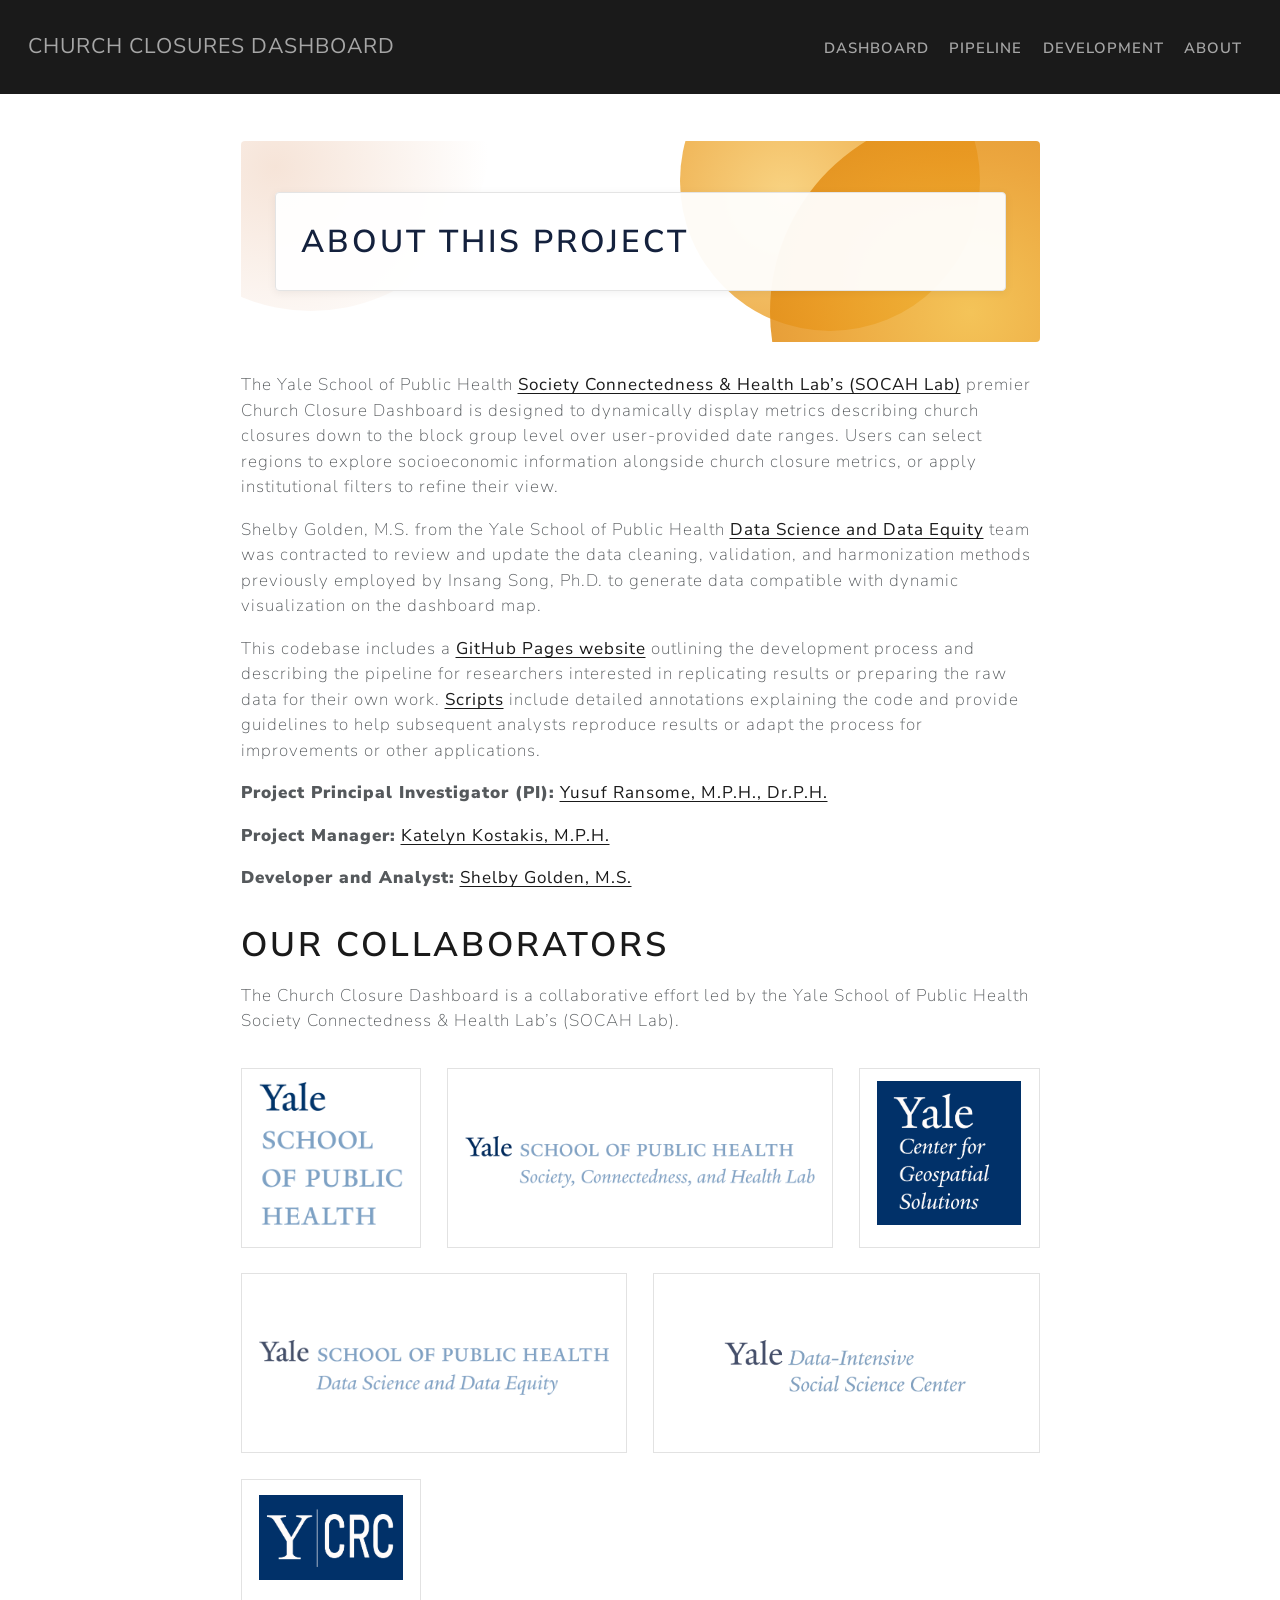
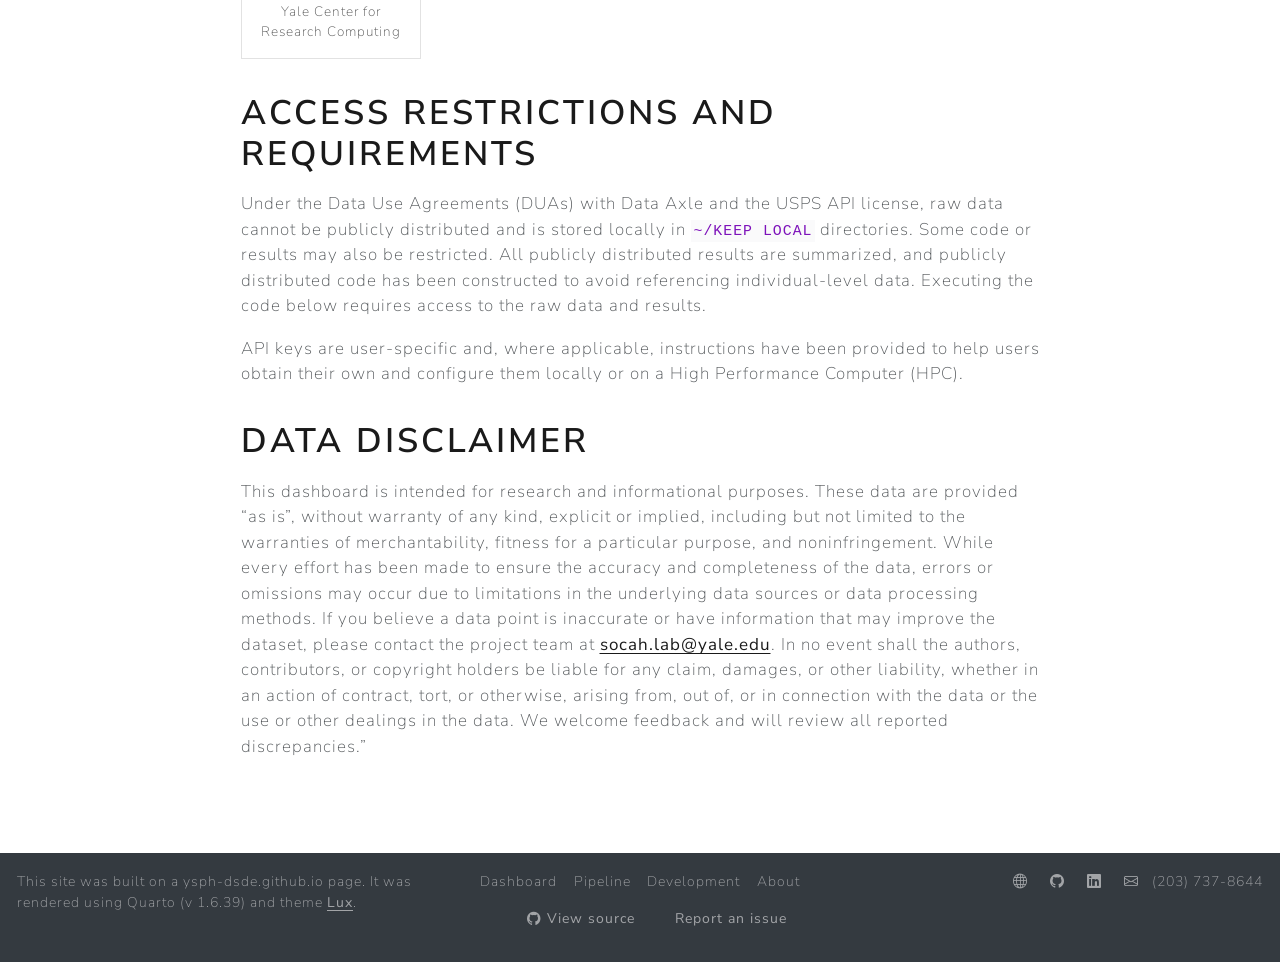
<file: index.html>
<!DOCTYPE html>
<html xmlns="http://www.w3.org/1999/xhtml" lang="en" xml:lang="en"><head>

<meta charset="utf-8">
<meta name="generator" content="quarto-1.8.27">

<meta name="viewport" content="width=device-width, initial-scale=1.0, user-scalable=yes">


<title>Church Closures Dashboard</title>
<style>
code{white-space: pre-wrap;}
span.smallcaps{font-variant: small-caps;}
div.columns{display: flex; gap: min(4vw, 1.5em);}
div.column{flex: auto; overflow-x: auto;}
div.hanging-indent{margin-left: 1.5em; text-indent: -1.5em;}
ul.task-list{list-style: none;}
ul.task-list li input[type="checkbox"] {
  width: 0.8em;
  margin: 0 0.8em 0.2em -1em; /* quarto-specific, see https://github.com/quarto-dev/quarto-cli/issues/4556 */ 
  vertical-align: middle;
}
</style>


<script src="site_libs/quarto-nav/quarto-nav.js"></script>
<script src="site_libs/quarto-nav/headroom.min.js"></script>
<link href="./Images/SOCAH Lab Favicon.png" rel="icon" type="image/png">
<script src="site_libs/clipboard/clipboard.min.js"></script>
<script src="site_libs/quarto-html/quarto.js" type="module"></script>
<script src="site_libs/quarto-html/tabsets/tabsets.js" type="module"></script>
<script src="site_libs/quarto-html/axe/axe-check.js" type="module"></script>
<script src="site_libs/quarto-html/popper.min.js"></script>
<script src="site_libs/quarto-html/tippy.umd.min.js"></script>
<script src="site_libs/quarto-html/anchor.min.js"></script>
<link href="site_libs/quarto-html/tippy.css" rel="stylesheet">
<link href="site_libs/quarto-html/quarto-syntax-highlighting-ed96de9b727972fe78a7b5d16c58bf87.css" rel="stylesheet" id="quarto-text-highlighting-styles">
<script src="site_libs/bootstrap/bootstrap.min.js"></script>
<link href="site_libs/bootstrap/bootstrap-icons.css" rel="stylesheet">
<link href="site_libs/bootstrap/bootstrap-97bfe6499e261bad1e14faa831bf6b4a.min.css" rel="stylesheet" append-hash="true" id="quarto-bootstrap" data-mode="light">
<script id="quarto-search-options" type="application/json">{
  "language": {
    "search-no-results-text": "No results",
    "search-matching-documents-text": "matching documents",
    "search-copy-link-title": "Copy link to search",
    "search-hide-matches-text": "Hide additional matches",
    "search-more-match-text": "more match in this document",
    "search-more-matches-text": "more matches in this document",
    "search-clear-button-title": "Clear",
    "search-text-placeholder": "",
    "search-detached-cancel-button-title": "Cancel",
    "search-submit-button-title": "Submit",
    "search-label": "Search"
  }
}</script>
<!--
 * This script integrates Google Analytics with your webpage, enabling you to 
 * track and analyze visitor traffic.
 * 
 * It includes the following features:
 *    1. Asynchronously loading the Google Analytics tracking library.
 *    2. Setting up the global `dataLayer` array used by Google Analytics.
 *    3. Defining the `gtag` function for configuring and sending data to Google Analytics.
 *    4. Initializing Google Analytics with your tracking ID.
 *
 * Author: Shelby Golden, M.S.
 *   Date: May 2026
-->

<!-- Google tag (gtag.js) -->
<script async="" src="https://www.googletagmanager.com/gtag/js?id=G-WK21WW2E0W"></script>
<script>
  // Initialize the dataLayer array if it doesn't already exist
  window.dataLayer = window.dataLayer || [];
  
  // Define the gtag function to push arguments onto the dataLayer
  function gtag(){dataLayer.push(arguments);}
  
  // Record a pageview with the current timestamp
  gtag('js', new Date());

  // Configure Google Analytics with your tracking ID
  gtag('config', 'G-WK21WW2E0W');
</script>

<link href="https://cdnjs.cloudflare.com/ajax/libs/font-awesome/6.0.0-beta3/css/all.min.css" rel="stylesheet">
<link href="https://cdnjs.cloudflare.com/ajax/libs/font-awesome/5.15.3/css/all.min.css" rel="stylesheet">


<link rel="stylesheet" href="_styles/styles.css">
</head>

<body class="nav-fixed fullcontent quarto-light">

<div id="quarto-search-results"></div>
  <header id="quarto-header" class="headroom fixed-top">
    <nav class="navbar navbar-expand-lg " data-bs-theme="dark">
      <div class="navbar-container container-fluid">
      <div class="navbar-brand-container mx-auto">
    <a class="navbar-brand" href="./index.html">
    <span class="navbar-title">Church Closures Dashboard</span>
    </a>
  </div>
          <button class="navbar-toggler" type="button" data-bs-toggle="collapse" data-bs-target="#navbarCollapse" aria-controls="navbarCollapse" role="menu" aria-expanded="false" aria-label="Toggle navigation" onclick="if (window.quartoToggleHeadroom) { window.quartoToggleHeadroom(); }">
  <span class="navbar-toggler-icon"></span>
</button>
          <div class="collapse navbar-collapse" id="navbarCollapse">
            <ul class="navbar-nav navbar-nav-scroll ms-auto">
  <li class="nav-item">
    <a class="nav-link" href="https://www.socahlab.org/church-closures"> 
<span class="menu-text">Dashboard</span></a>
  </li>  
  <li class="nav-item">
    <a class="nav-link" href="./Pages/Pipeline.html"> 
<span class="menu-text">Pipeline</span></a>
  </li>  
  <li class="nav-item">
    <a class="nav-link" href="./Pages/Development.html"> 
<span class="menu-text">Development</span></a>
  </li>  
  <li class="nav-item">
    <a class="nav-link" href="./Pages/About-Us.html"> 
<span class="menu-text">About</span></a>
  </li>  
</ul>
          </div> <!-- /navcollapse -->
            <div class="quarto-navbar-tools">
</div>
      </div> <!-- /container-fluid -->
    </nav>
</header>
<!-- content -->
<div id="quarto-content" class="quarto-container page-columns page-rows-contents page-layout-article page-navbar">
<!-- sidebar -->
<!-- margin-sidebar -->
    
<!-- main -->
<main class="content" id="quarto-document-content"><header id="title-block-header" class="quarto-title-block"></header>




<div class="subheader doc-header" style="width: 100%; margin-left: 0px; margin-right: 0px; margin-bottom: 30px">
    <div class="blob"></div>
    <div class="header-content">
        <h2 class="anchored">About This Project</h2>
    </div>
</div>
<p>The Yale School of Public Health <a href="https://www.socahlab.org/">Society Connectedness &amp; Health Lab’s (SOCAH Lab)</a> premier Church Closure Dashboard is designed to dynamically display metrics describing church closures down to the block group level over user-provided date ranges. Users can select regions to explore socioeconomic information alongside church closure metrics, or apply institutional filters to refine their view.</p>
<p>Shelby Golden, M.S. from the Yale School of Public Health <a href="https://ysph.yale.edu/research/research-centers-and-initiatives/public-health-data-science-and-data-equity/">Data Science and Data Equity</a> team was contracted to review and update the data cleaning, validation, and harmonization methods previously employed by Insang Song, Ph.D.&nbsp;to generate data compatible with dynamic visualization on the dashboard map.</p>
<p>This codebase includes a <a href="https://socah-lab.github.io/Church-Closures-Dashboard/">GitHub Pages website</a> outlining the development process and describing the pipeline for researchers interested in replicating results or preparing the raw data for their own work. <a href="https://github.com/SOCAH-Lab/Church-Closures-Dashboard/tree/main/Code">Scripts</a> include detailed annotations explaining the code and provide guidelines to help subsequent analysts reproduce results or adapt the process for improvements or other applications.</p>
<p><strong>Project Principal Investigator (PI):</strong> <a href="https://ysph.yale.edu/profile/yusuf-ransome/">Yusuf Ransome, M.P.H., Dr.P.H.</a></p>
<p><strong>Project Manager:</strong> <a href="https://www.linkedin.com/in/katelyn-kostakis/">Katelyn Kostakis, M.P.H.</a></p>
<p><strong>Developer and Analyst:</strong> <a href="https://www.linkedin.com/in/shelby-golden/">Shelby Golden, M.S.</a></p>
<section id="our-collaborators" class="level1">
<h1>Our Collaborators</h1>
<p>The Church Closure Dashboard is a collaborative effort led by the Yale School of Public Health Society Connectedness &amp; Health Lab’s (SOCAH Lab).</p>
<div class="logo-grid">
<figure class="figure">
<img src="Images/Collaborator Logos/YSPH-wordmark-stacked-blues.png" alt="Yale School of Public Health" class="figure-img">
</figure>
<figure class="wide figure">
<img src="Images/Collaborator Logos/Wordmark-SOCAH_Lab-blues.png" alt="Yale School of Public Health, Society, Connectedness, and Health Lab" class="figure-img">
</figure>
<figure class="figure">
<img src="Images/Collaborator Logos/ycgs_logo.png" alt="Yale Center for Geospatial Solutions" class="figure-img">
</figure>
<figure class="wide figure">
<img src="Images/Collaborator Logos/Wordmark-Data-Science-and-Data-Equity-blues.png" alt="Yale School of Public Health, Data Science and Data Equity" class="figure-img">
</figure>
<figure class="wide dissc figure">
<img src="Images/Collaborator Logos/dissc_logo.png" alt="Yale Data-Intensive Social Science Center" class="figure-img">
</figure>
<figure class="ycrc figure">
<img src="Images/Collaborator Logos/ycrc_logo.png" alt="Yale Center for Research Computing" class="figure-img">
<figcaption>
Yale Center for Research Computing
</figcaption>
</figure>
</div>
</section>
<section id="access-restrictions-and-requirements" class="level1">
<h1>Access Restrictions and Requirements</h1>
<p>Under the Data Use Agreements (DUAs) with Data Axle and the USPS API license, raw data cannot be publicly distributed and is stored locally in <code>~/KEEP LOCAL</code> directories. Some code or results may also be restricted. All publicly distributed results are summarized, and publicly distributed code has been constructed to avoid referencing individual-level data. Executing the code below requires access to the raw data and results.</p>
<p>API keys are user-specific and, where applicable, instructions have been provided to help users obtain their own and configure them locally or on a High Performance Computer (HPC).</p>
</section>
<section id="data-disclaimer" class="level1">
<h1>Data Disclaimer</h1>
<p>This dashboard is intended for research and informational purposes. These data are provided “as is”, without warranty of any kind, explicit or implied, including but not limited to the warranties of merchantability, fitness for a particular purpose, and noninfringement. While every effort has been made to ensure the accuracy and completeness of the data, errors or omissions may occur due to limitations in the underlying data sources or data processing methods. If you believe a data point is inaccurate or have information that may improve the dataset, please contact the project team at <a href="mailto:socah.lab@yale.edu" class="email">socah.lab@yale.edu</a>. In no event shall the authors, contributors, or copyright holders be liable for any claim, damages, or other liability, whether in an action of contract, tort, or otherwise, arising from, out of, or in connection with the data or the use or other dealings in the data. We welcome feedback and will review all reported discrepancies.”</p>


</section>

<a onclick="window.scrollTo(0, 0); return false;" role="button" id="quarto-back-to-top"><i class="bi bi-arrow-up"></i> Back to top</a></main> <!-- /main -->
<script id="quarto-html-after-body" type="application/javascript">
  window.document.addEventListener("DOMContentLoaded", function (event) {
    const icon = "";
    const anchorJS = new window.AnchorJS();
    anchorJS.options = {
      placement: 'right',
      icon: icon
    };
    anchorJS.add('.anchored');
    const isCodeAnnotation = (el) => {
      for (const clz of el.classList) {
        if (clz.startsWith('code-annotation-')) {                     
          return true;
        }
      }
      return false;
    }
    const onCopySuccess = function(e) {
      // button target
      const button = e.trigger;
      // don't keep focus
      button.blur();
      // flash "checked"
      button.classList.add('code-copy-button-checked');
      var currentTitle = button.getAttribute("title");
      button.setAttribute("title", "Copied!");
      let tooltip;
      if (window.bootstrap) {
        button.setAttribute("data-bs-toggle", "tooltip");
        button.setAttribute("data-bs-placement", "left");
        button.setAttribute("data-bs-title", "Copied!");
        tooltip = new bootstrap.Tooltip(button, 
          { trigger: "manual", 
            customClass: "code-copy-button-tooltip",
            offset: [0, -8]});
        tooltip.show();    
      }
      setTimeout(function() {
        if (tooltip) {
          tooltip.hide();
          button.removeAttribute("data-bs-title");
          button.removeAttribute("data-bs-toggle");
          button.removeAttribute("data-bs-placement");
        }
        button.setAttribute("title", currentTitle);
        button.classList.remove('code-copy-button-checked');
      }, 1000);
      // clear code selection
      e.clearSelection();
    }
    const getTextToCopy = function(trigger) {
      const outerScaffold = trigger.parentElement.cloneNode(true);
      const codeEl = outerScaffold.querySelector('code');
      for (const childEl of codeEl.children) {
        if (isCodeAnnotation(childEl)) {
          childEl.remove();
        }
      }
      return codeEl.innerText;
    }
    const clipboard = new window.ClipboardJS('.code-copy-button:not([data-in-quarto-modal])', {
      text: getTextToCopy
    });
    clipboard.on('success', onCopySuccess);
    if (window.document.getElementById('quarto-embedded-source-code-modal')) {
      const clipboardModal = new window.ClipboardJS('.code-copy-button[data-in-quarto-modal]', {
        text: getTextToCopy,
        container: window.document.getElementById('quarto-embedded-source-code-modal')
      });
      clipboardModal.on('success', onCopySuccess);
    }
      var localhostRegex = new RegExp(/^(?:http|https):\/\/localhost\:?[0-9]*\//);
      var mailtoRegex = new RegExp(/^mailto:/);
        var filterRegex = new RegExp('/' + window.location.host + '/');
      var isInternal = (href) => {
          return filterRegex.test(href) || localhostRegex.test(href) || mailtoRegex.test(href);
      }
      // Inspect non-navigation links and adorn them if external
     var links = window.document.querySelectorAll('a[href]:not(.nav-link):not(.navbar-brand):not(.toc-action):not(.sidebar-link):not(.sidebar-item-toggle):not(.pagination-link):not(.no-external):not([aria-hidden]):not(.dropdown-item):not(.quarto-navigation-tool):not(.about-link)');
      for (var i=0; i<links.length; i++) {
        const link = links[i];
        if (!isInternal(link.href)) {
          // undo the damage that might have been done by quarto-nav.js in the case of
          // links that we want to consider external
          if (link.dataset.originalHref !== undefined) {
            link.href = link.dataset.originalHref;
          }
        }
      }
    function tippyHover(el, contentFn, onTriggerFn, onUntriggerFn) {
      const config = {
        allowHTML: true,
        maxWidth: 500,
        delay: 100,
        arrow: false,
        appendTo: function(el) {
            return el.parentElement;
        },
        interactive: true,
        interactiveBorder: 10,
        theme: 'quarto',
        placement: 'bottom-start',
      };
      if (contentFn) {
        config.content = contentFn;
      }
      if (onTriggerFn) {
        config.onTrigger = onTriggerFn;
      }
      if (onUntriggerFn) {
        config.onUntrigger = onUntriggerFn;
      }
      window.tippy(el, config); 
    }
    const noterefs = window.document.querySelectorAll('a[role="doc-noteref"]');
    for (var i=0; i<noterefs.length; i++) {
      const ref = noterefs[i];
      tippyHover(ref, function() {
        // use id or data attribute instead here
        let href = ref.getAttribute('data-footnote-href') || ref.getAttribute('href');
        try { href = new URL(href).hash; } catch {}
        const id = href.replace(/^#\/?/, "");
        const note = window.document.getElementById(id);
        if (note) {
          return note.innerHTML;
        } else {
          return "";
        }
      });
    }
    const xrefs = window.document.querySelectorAll('a.quarto-xref');
    const processXRef = (id, note) => {
      // Strip column container classes
      const stripColumnClz = (el) => {
        el.classList.remove("page-full", "page-columns");
        if (el.children) {
          for (const child of el.children) {
            stripColumnClz(child);
          }
        }
      }
      stripColumnClz(note)
      if (id === null || id.startsWith('sec-')) {
        // Special case sections, only their first couple elements
        const container = document.createElement("div");
        if (note.children && note.children.length > 2) {
          container.appendChild(note.children[0].cloneNode(true));
          for (let i = 1; i < note.children.length; i++) {
            const child = note.children[i];
            if (child.tagName === "P" && child.innerText === "") {
              continue;
            } else {
              container.appendChild(child.cloneNode(true));
              break;
            }
          }
          if (window.Quarto?.typesetMath) {
            window.Quarto.typesetMath(container);
          }
          return container.innerHTML
        } else {
          if (window.Quarto?.typesetMath) {
            window.Quarto.typesetMath(note);
          }
          return note.innerHTML;
        }
      } else {
        // Remove any anchor links if they are present
        const anchorLink = note.querySelector('a.anchorjs-link');
        if (anchorLink) {
          anchorLink.remove();
        }
        if (window.Quarto?.typesetMath) {
          window.Quarto.typesetMath(note);
        }
        if (note.classList.contains("callout")) {
          return note.outerHTML;
        } else {
          return note.innerHTML;
        }
      }
    }
    for (var i=0; i<xrefs.length; i++) {
      const xref = xrefs[i];
      tippyHover(xref, undefined, function(instance) {
        instance.disable();
        let url = xref.getAttribute('href');
        let hash = undefined; 
        if (url.startsWith('#')) {
          hash = url;
        } else {
          try { hash = new URL(url).hash; } catch {}
        }
        if (hash) {
          const id = hash.replace(/^#\/?/, "");
          const note = window.document.getElementById(id);
          if (note !== null) {
            try {
              const html = processXRef(id, note.cloneNode(true));
              instance.setContent(html);
            } finally {
              instance.enable();
              instance.show();
            }
          } else {
            // See if we can fetch this
            fetch(url.split('#')[0])
            .then(res => res.text())
            .then(html => {
              const parser = new DOMParser();
              const htmlDoc = parser.parseFromString(html, "text/html");
              const note = htmlDoc.getElementById(id);
              if (note !== null) {
                const html = processXRef(id, note);
                instance.setContent(html);
              } 
            }).finally(() => {
              instance.enable();
              instance.show();
            });
          }
        } else {
          // See if we can fetch a full url (with no hash to target)
          // This is a special case and we should probably do some content thinning / targeting
          fetch(url)
          .then(res => res.text())
          .then(html => {
            const parser = new DOMParser();
            const htmlDoc = parser.parseFromString(html, "text/html");
            const note = htmlDoc.querySelector('main.content');
            if (note !== null) {
              // This should only happen for chapter cross references
              // (since there is no id in the URL)
              // remove the first header
              if (note.children.length > 0 && note.children[0].tagName === "HEADER") {
                note.children[0].remove();
              }
              const html = processXRef(null, note);
              instance.setContent(html);
            } 
          }).finally(() => {
            instance.enable();
            instance.show();
          });
        }
      }, function(instance) {
      });
    }
        let selectedAnnoteEl;
        const selectorForAnnotation = ( cell, annotation) => {
          let cellAttr = 'data-code-cell="' + cell + '"';
          let lineAttr = 'data-code-annotation="' +  annotation + '"';
          const selector = 'span[' + cellAttr + '][' + lineAttr + ']';
          return selector;
        }
        const selectCodeLines = (annoteEl) => {
          const doc = window.document;
          const targetCell = annoteEl.getAttribute("data-target-cell");
          const targetAnnotation = annoteEl.getAttribute("data-target-annotation");
          const annoteSpan = window.document.querySelector(selectorForAnnotation(targetCell, targetAnnotation));
          const lines = annoteSpan.getAttribute("data-code-lines").split(",");
          const lineIds = lines.map((line) => {
            return targetCell + "-" + line;
          })
          let top = null;
          let height = null;
          let parent = null;
          if (lineIds.length > 0) {
              //compute the position of the single el (top and bottom and make a div)
              const el = window.document.getElementById(lineIds[0]);
              top = el.offsetTop;
              height = el.offsetHeight;
              parent = el.parentElement.parentElement;
            if (lineIds.length > 1) {
              const lastEl = window.document.getElementById(lineIds[lineIds.length - 1]);
              const bottom = lastEl.offsetTop + lastEl.offsetHeight;
              height = bottom - top;
            }
            if (top !== null && height !== null && parent !== null) {
              // cook up a div (if necessary) and position it 
              let div = window.document.getElementById("code-annotation-line-highlight");
              if (div === null) {
                div = window.document.createElement("div");
                div.setAttribute("id", "code-annotation-line-highlight");
                div.style.position = 'absolute';
                parent.appendChild(div);
              }
              div.style.top = top - 2 + "px";
              div.style.height = height + 4 + "px";
              div.style.left = 0;
              let gutterDiv = window.document.getElementById("code-annotation-line-highlight-gutter");
              if (gutterDiv === null) {
                gutterDiv = window.document.createElement("div");
                gutterDiv.setAttribute("id", "code-annotation-line-highlight-gutter");
                gutterDiv.style.position = 'absolute';
                const codeCell = window.document.getElementById(targetCell);
                const gutter = codeCell.querySelector('.code-annotation-gutter');
                gutter.appendChild(gutterDiv);
              }
              gutterDiv.style.top = top - 2 + "px";
              gutterDiv.style.height = height + 4 + "px";
            }
            selectedAnnoteEl = annoteEl;
          }
        };
        const unselectCodeLines = () => {
          const elementsIds = ["code-annotation-line-highlight", "code-annotation-line-highlight-gutter"];
          elementsIds.forEach((elId) => {
            const div = window.document.getElementById(elId);
            if (div) {
              div.remove();
            }
          });
          selectedAnnoteEl = undefined;
        };
          // Handle positioning of the toggle
      window.addEventListener(
        "resize",
        throttle(() => {
          elRect = undefined;
          if (selectedAnnoteEl) {
            selectCodeLines(selectedAnnoteEl);
          }
        }, 10)
      );
      function throttle(fn, ms) {
      let throttle = false;
      let timer;
        return (...args) => {
          if(!throttle) { // first call gets through
              fn.apply(this, args);
              throttle = true;
          } else { // all the others get throttled
              if(timer) clearTimeout(timer); // cancel #2
              timer = setTimeout(() => {
                fn.apply(this, args);
                timer = throttle = false;
              }, ms);
          }
        };
      }
        // Attach click handler to the DT
        const annoteDls = window.document.querySelectorAll('dt[data-target-cell]');
        for (const annoteDlNode of annoteDls) {
          annoteDlNode.addEventListener('click', (event) => {
            const clickedEl = event.target;
            if (clickedEl !== selectedAnnoteEl) {
              unselectCodeLines();
              const activeEl = window.document.querySelector('dt[data-target-cell].code-annotation-active');
              if (activeEl) {
                activeEl.classList.remove('code-annotation-active');
              }
              selectCodeLines(clickedEl);
              clickedEl.classList.add('code-annotation-active');
            } else {
              // Unselect the line
              unselectCodeLines();
              clickedEl.classList.remove('code-annotation-active');
            }
          });
        }
    const findCites = (el) => {
      const parentEl = el.parentElement;
      if (parentEl) {
        const cites = parentEl.dataset.cites;
        if (cites) {
          return {
            el,
            cites: cites.split(' ')
          };
        } else {
          return findCites(el.parentElement)
        }
      } else {
        return undefined;
      }
    };
    var bibliorefs = window.document.querySelectorAll('a[role="doc-biblioref"]');
    for (var i=0; i<bibliorefs.length; i++) {
      const ref = bibliorefs[i];
      const citeInfo = findCites(ref);
      if (citeInfo) {
        tippyHover(citeInfo.el, function() {
          var popup = window.document.createElement('div');
          citeInfo.cites.forEach(function(cite) {
            var citeDiv = window.document.createElement('div');
            citeDiv.classList.add('hanging-indent');
            citeDiv.classList.add('csl-entry');
            var biblioDiv = window.document.getElementById('ref-' + cite);
            if (biblioDiv) {
              citeDiv.innerHTML = biblioDiv.innerHTML;
            }
            popup.appendChild(citeDiv);
          });
          return popup.innerHTML;
        });
      }
    }
  });
  </script>
</div> <!-- /content -->
<footer class="footer">
  <div class="nav-footer">
    <div class="nav-footer-left">
<p>This site was built on a ysph-dsde.github.io page. It was rendered using Quarto (v 1.6.39) and theme <a href="https://bootswatch.com/lux/">Lux</a>.</p>
</div>   
    <div class="nav-footer-center">
      <ul class="footer-items list-unstyled">
    <li class="nav-item">
    <a class="nav-link" href="https://www.socahlab.org/church-closures">
<p>Dashboard</p>
</a>
  </li>  
    <li class="nav-item">
    <a class="nav-link" href="./Pages/Pipeline.html">
<p>Pipeline</p>
</a>
  </li>  
    <li class="nav-item">
    <a class="nav-link" href="./Pages/Development.html">
<p>Development</p>
</a>
  </li>  
    <li class="nav-item">
    <a class="nav-link" href="./Pages/About-Us.html">
<p>About</p>
</a>
  </li>  
</ul>
    <div class="toc-actions"><ul><li><a href="https://github.com/SOCAH-Lab/Church-Closures-Dashboard/blob/main/index.qmd" class="toc-action"><i class="bi bi-github"></i>View source</a></li><li><a href="https://github.com/SOCAH-Lab/Church-Closures-Dashboard/issues" class="toc-action"><i class="bi empty"></i>Report an issue</a></li></ul></div></div>
    <div class="nav-footer-right">
      <ul class="footer-items list-unstyled">
    <li class="nav-item compact">
    <a class="nav-link" href="https://ysph.yale.edu/public-health-research-and-practice/research-centers-and-initiatives/public-health-data-science-and-data-equity/">
      <i class="bi bi-globe" role="img">
</i> 
    </a>
  </li>  
    <li class="nav-item compact">
    <a class="nav-link" href="https://github.com/ysph-dsde">
      <i class="bi bi-github" role="img">
</i> 
    </a>
  </li>  
    <li class="nav-item compact">
    <a class="nav-link" href="https://www.linkedin.com/showcase/public-health-data-science-and-data-equity-at-yale/">
      <i class="bi bi-linkedin" role="img">
</i> 
    </a>
  </li>  
    <li class="nav-item compact">
    <a class="nav-link" href="mailto:admin.dsdeysph@yale.edu">
      <i class="bi bi-envelope" role="img">
</i> 
    </a>
  </li>  
    <li class="nav-item">
 (203) 737-8644
  </li>  
</ul>
    </div>
  </div>
</footer>




</body></html>
</file>
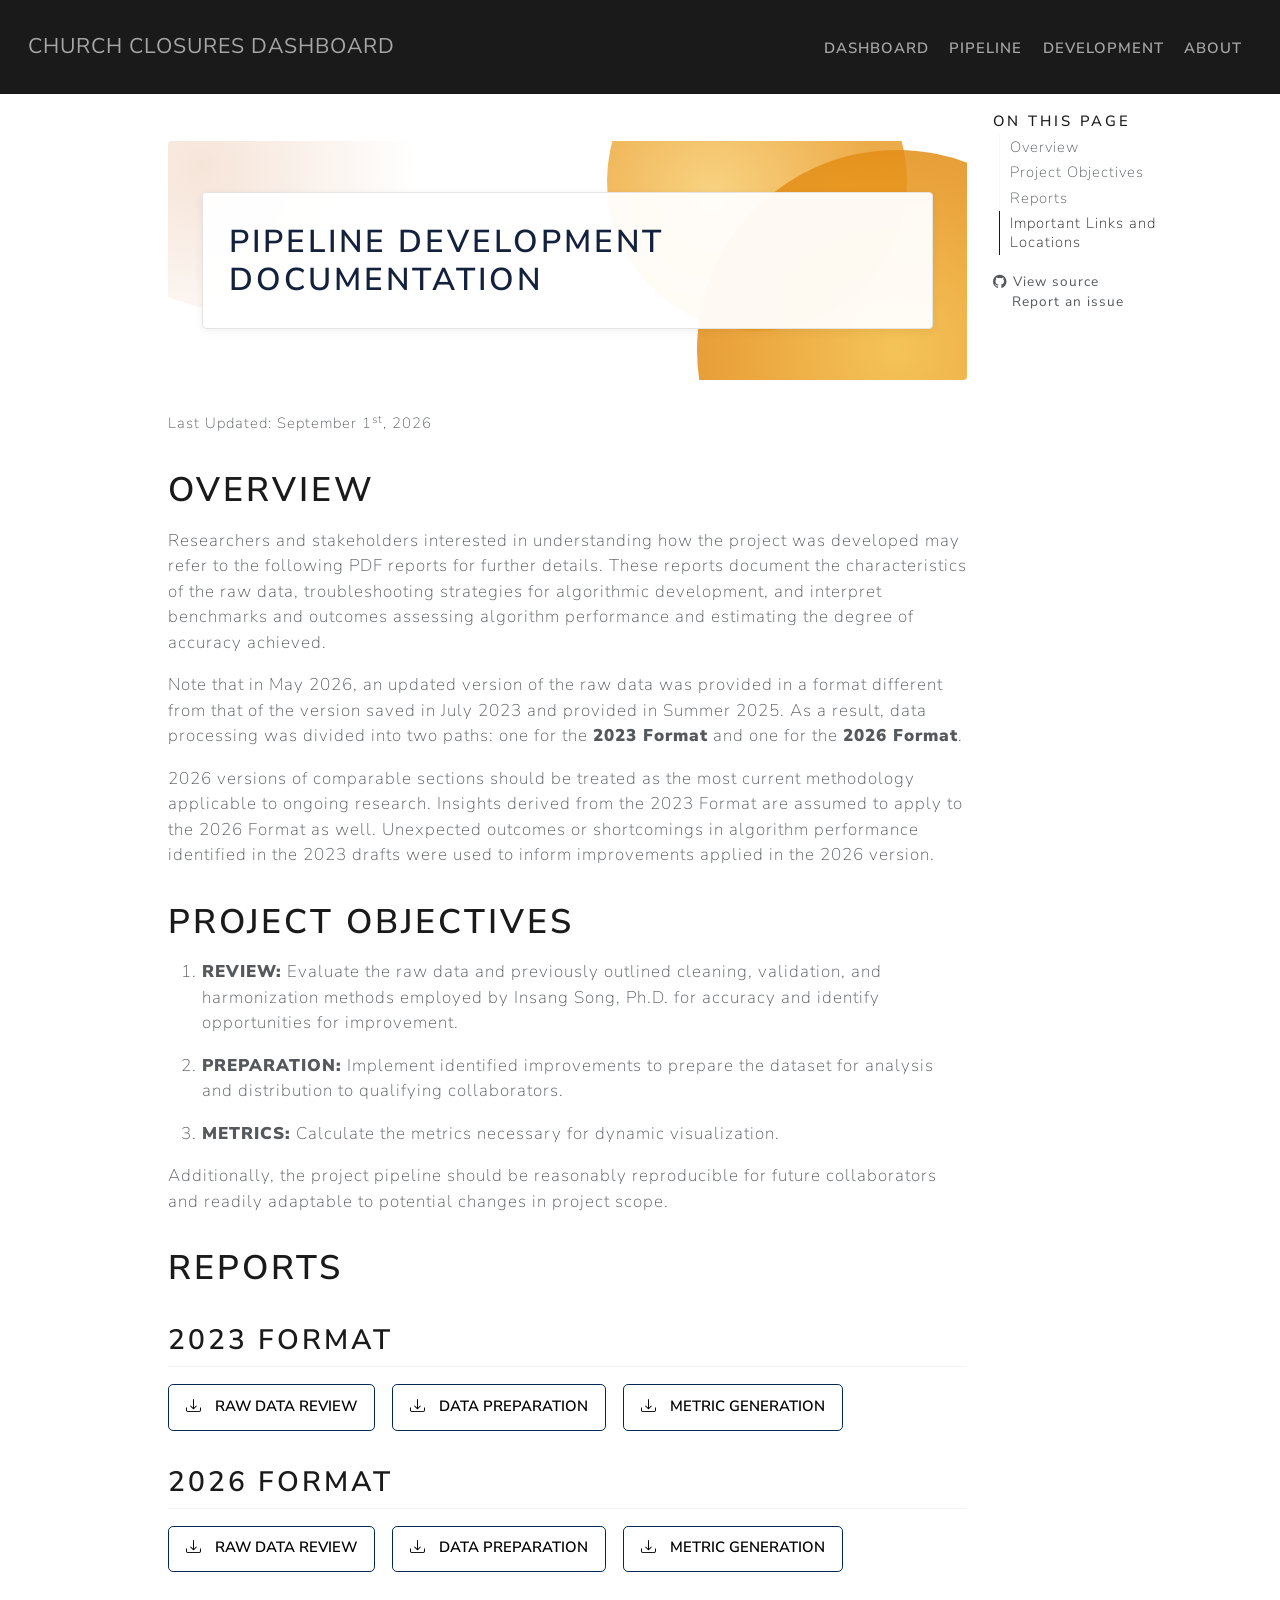
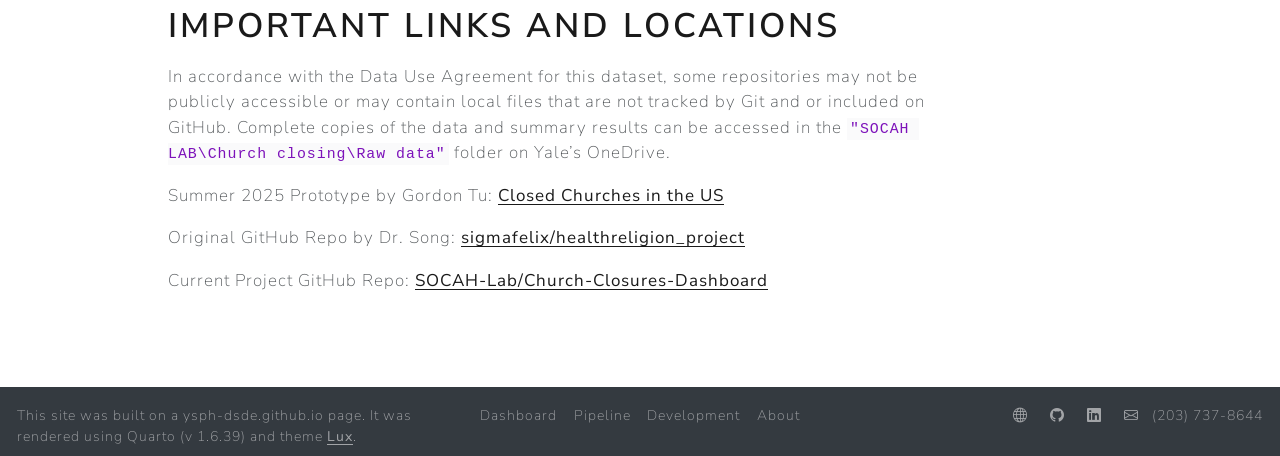
<file: Pages/Development.html>
<!DOCTYPE html>
<html xmlns="http://www.w3.org/1999/xhtml" lang="en" xml:lang="en"><head>

<meta charset="utf-8">
<meta name="generator" content="quarto-1.8.27">

<meta name="viewport" content="width=device-width, initial-scale=1.0, user-scalable=yes">


<title>development – Church Closures Dashboard</title>
<style>
code{white-space: pre-wrap;}
span.smallcaps{font-variant: small-caps;}
div.columns{display: flex; gap: min(4vw, 1.5em);}
div.column{flex: auto; overflow-x: auto;}
div.hanging-indent{margin-left: 1.5em; text-indent: -1.5em;}
ul.task-list{list-style: none;}
ul.task-list li input[type="checkbox"] {
  width: 0.8em;
  margin: 0 0.8em 0.2em -1em; /* quarto-specific, see https://github.com/quarto-dev/quarto-cli/issues/4556 */ 
  vertical-align: middle;
}
</style>


<script src="../site_libs/quarto-nav/quarto-nav.js"></script>
<script src="../site_libs/quarto-nav/headroom.min.js"></script>
<link href="../Images/SOCAH Lab Favicon.png" rel="icon" type="image/png">
<script src="../site_libs/clipboard/clipboard.min.js"></script>
<script src="../site_libs/quarto-html/quarto.js" type="module"></script>
<script src="../site_libs/quarto-html/tabsets/tabsets.js" type="module"></script>
<script src="../site_libs/quarto-html/axe/axe-check.js" type="module"></script>
<script src="../site_libs/quarto-html/popper.min.js"></script>
<script src="../site_libs/quarto-html/tippy.umd.min.js"></script>
<script src="../site_libs/quarto-html/anchor.min.js"></script>
<link href="../site_libs/quarto-html/tippy.css" rel="stylesheet">
<link href="../site_libs/quarto-html/quarto-syntax-highlighting-ed96de9b727972fe78a7b5d16c58bf87.css" rel="stylesheet" id="quarto-text-highlighting-styles">
<script src="../site_libs/bootstrap/bootstrap.min.js"></script>
<link href="../site_libs/bootstrap/bootstrap-icons.css" rel="stylesheet">
<link href="../site_libs/bootstrap/bootstrap-97bfe6499e261bad1e14faa831bf6b4a.min.css" rel="stylesheet" append-hash="true" id="quarto-bootstrap" data-mode="light">
<script id="quarto-search-options" type="application/json">{
  "language": {
    "search-no-results-text": "No results",
    "search-matching-documents-text": "matching documents",
    "search-copy-link-title": "Copy link to search",
    "search-hide-matches-text": "Hide additional matches",
    "search-more-match-text": "more match in this document",
    "search-more-matches-text": "more matches in this document",
    "search-clear-button-title": "Clear",
    "search-text-placeholder": "",
    "search-detached-cancel-button-title": "Cancel",
    "search-submit-button-title": "Submit",
    "search-label": "Search"
  }
}</script>
<!--
 * This script integrates Google Analytics with your webpage, enabling you to 
 * track and analyze visitor traffic.
 * 
 * It includes the following features:
 *    1. Asynchronously loading the Google Analytics tracking library.
 *    2. Setting up the global `dataLayer` array used by Google Analytics.
 *    3. Defining the `gtag` function for configuring and sending data to Google Analytics.
 *    4. Initializing Google Analytics with your tracking ID.
 *
 * Author: Shelby Golden, M.S.
 *   Date: May 2026
-->

<!-- Google tag (gtag.js) -->
<script async="" src="https://www.googletagmanager.com/gtag/js?id=G-WK21WW2E0W"></script>
<script>
  // Initialize the dataLayer array if it doesn't already exist
  window.dataLayer = window.dataLayer || [];
  
  // Define the gtag function to push arguments onto the dataLayer
  function gtag(){dataLayer.push(arguments);}
  
  // Record a pageview with the current timestamp
  gtag('js', new Date());

  // Configure Google Analytics with your tracking ID
  gtag('config', 'G-WK21WW2E0W');
</script>

<link href="https://cdnjs.cloudflare.com/ajax/libs/font-awesome/6.0.0-beta3/css/all.min.css" rel="stylesheet">
<link href="https://cdnjs.cloudflare.com/ajax/libs/font-awesome/5.15.3/css/all.min.css" rel="stylesheet">


<link rel="stylesheet" href="../_styles/styles.css">
</head>

<body class="nav-fixed quarto-light">

<div id="quarto-search-results"></div>
  <header id="quarto-header" class="headroom fixed-top">
    <nav class="navbar navbar-expand-lg " data-bs-theme="dark">
      <div class="navbar-container container-fluid">
      <div class="navbar-brand-container mx-auto">
    <a class="navbar-brand" href="../index.html">
    <span class="navbar-title">Church Closures Dashboard</span>
    </a>
  </div>
          <button class="navbar-toggler" type="button" data-bs-toggle="collapse" data-bs-target="#navbarCollapse" aria-controls="navbarCollapse" role="menu" aria-expanded="false" aria-label="Toggle navigation" onclick="if (window.quartoToggleHeadroom) { window.quartoToggleHeadroom(); }">
  <span class="navbar-toggler-icon"></span>
</button>
          <div class="collapse navbar-collapse" id="navbarCollapse">
            <ul class="navbar-nav navbar-nav-scroll ms-auto">
  <li class="nav-item">
    <a class="nav-link" href="https://www.socahlab.org/church-closures"> 
<span class="menu-text">Dashboard</span></a>
  </li>  
  <li class="nav-item">
    <a class="nav-link" href="../Pages/Pipeline.html"> 
<span class="menu-text">Pipeline</span></a>
  </li>  
  <li class="nav-item">
    <a class="nav-link active" href="../Pages/Development.html" aria-current="page"> 
<span class="menu-text">Development</span></a>
  </li>  
  <li class="nav-item">
    <a class="nav-link" href="../Pages/About-Us.html"> 
<span class="menu-text">About</span></a>
  </li>  
</ul>
          </div> <!-- /navcollapse -->
            <div class="quarto-navbar-tools">
</div>
      </div> <!-- /container-fluid -->
    </nav>
</header>
<!-- content -->
<div id="quarto-content" class="quarto-container page-columns page-rows-contents page-layout-article page-navbar">
<!-- sidebar -->
<!-- margin-sidebar -->
    <div id="quarto-margin-sidebar" class="sidebar margin-sidebar">
        <nav id="TOC" role="doc-toc" class="toc-active">
    <h2 id="toc-title">On this page</h2>
   
  <ul>
  <li><a href="#overview" id="toc-overview" class="nav-link active" data-scroll-target="#overview">Overview</a></li>
  <li><a href="#project-objectives" id="toc-project-objectives" class="nav-link" data-scroll-target="#project-objectives">Project Objectives</a></li>
  <li><a href="#reports" id="toc-reports" class="nav-link" data-scroll-target="#reports">Reports</a>
  <ul>
  <li><a href="#format" id="toc-format" class="nav-link" data-scroll-target="#format">2023 Format</a></li>
  <li><a href="#format-1" id="toc-format-1" class="nav-link" data-scroll-target="#format-1">2026 Format</a></li>
  </ul></li>
  <li><a href="#important-links-and-locations" id="toc-important-links-and-locations" class="nav-link" data-scroll-target="#important-links-and-locations">Important Links and Locations</a></li>
  </ul>
<div class="toc-actions"><ul><li><a href="https://github.com/SOCAH-Lab/Church-Closures-Dashboard/blob/main/Pages/Development.qmd" class="toc-action"><i class="bi bi-github"></i>View source</a></li><li><a href="https://github.com/SOCAH-Lab/Church-Closures-Dashboard/issues" class="toc-action"><i class="bi empty"></i>Report an issue</a></li></ul></div></nav>
    </div>
<!-- main -->
<main class="content" id="quarto-document-content"><header id="title-block-header" class="quarto-title-block"></header>




<div class="subheader doc-header" style="width: 100%; margin-left: 0px; margin-right: 0px; margin-bottom: 30px">
    <div class="blob"></div>
    <div class="header-content">
        <h2 class="anchored">Pipeline Development Documentation</h2>
    </div>
</div>
<p><small>Last Updated: September 1<sup>st</sup>, 2026</small></p>
<section id="overview" class="level1">
<h1>Overview</h1>
<p>Researchers and stakeholders interested in understanding how the project was developed may refer to the following PDF reports for further details. These reports document the characteristics of the raw data, troubleshooting strategies for algorithmic development, and interpret benchmarks and outcomes assessing algorithm performance and estimating the degree of accuracy achieved.</p>
<p>Note that in May 2026, an updated version of the raw data was provided in a format different from that of the version saved in July 2023 and provided in Summer 2025. As a result, data processing was divided into two paths: one for the <strong>2023 Format</strong> and one for the <strong>2026 Format</strong>.</p>
<p>2026 versions of comparable sections should be treated as the most current methodology applicable to ongoing research. Insights derived from the 2023 Format are assumed to apply to the 2026 Format as well. Unexpected outcomes or shortcomings in algorithm performance identified in the 2023 drafts were used to inform improvements applied in the 2026 version.</p>
</section>
<section id="project-objectives" class="level1">
<h1>Project Objectives</h1>
<ol type="1">
<li><p><strong>REVIEW:</strong> Evaluate the raw data and previously outlined cleaning, validation, and harmonization methods employed by Insang Song, Ph.D.&nbsp;for accuracy and identify opportunities for improvement.</p></li>
<li><p><strong>PREPARATION:</strong> Implement identified improvements to prepare the dataset for analysis and distribution to qualifying collaborators.</p></li>
<li><p><strong>METRICS:</strong> Calculate the metrics necessary for dynamic visualization.</p></li>
</ol>
<p>Additionally, the project pipeline should be reasonably reproducible for future collaborators and readily adaptable to potential changes in project scope.</p>
</section>
<section id="reports" class="level1">
<h1>Reports</h1>
<section id="format" class="level2">
<h2 class="anchored" data-anchor-id="format">2023 Format</h2>
<div class="download-buttons">
  <a href="Reports/Review_2023 Format.pdf" download="Review_2023 Format.pdf">
    <button class="btn"><i class="bi bi-download"></i>&nbsp; Raw Data Review</button>
  </a>
  <a href="Reports/Preparation_2023 Format.pdf" download="Preparation_2023 Format.pdf">
    <button class="btn"><i class="bi bi-download"></i>&nbsp; Data Preparation</button>
  </a>
  <a href="Reports/Metrics_2023 Format.pdf" download="Metrics_2023 Format.pdf">
    <button class="btn"><i class="bi bi-download"></i>&nbsp; Metric Generation</button>
  </a>
</div>
</section>
<section id="format-1" class="level2">
<h2 class="anchored" data-anchor-id="format-1">2026 Format</h2>
<div class="download-buttons">
  <a href="Reports/Review_2026 Format.pdf" download="Review_2026 Format.pdf">
    <button class="btn"><i class="bi bi-download"></i>&nbsp; Raw Data Review</button>
  </a>
  <a href="Reports/Preparation_2026 Format.pdf" download="Preparation_2026 Format.pdf">
    <button class="btn"><i class="bi bi-download"></i>&nbsp; Data Preparation</button>
  </a>
  <a href="Reports/Metrics_2026 Format.pdf" download="Metrics_2026 Format.pdf">
    <button class="btn"><i class="bi bi-download"></i>&nbsp; Metric Generation</button>
  </a>
</div>
</section>
</section>
<section id="important-links-and-locations" class="level1">
<h1>Important Links and Locations</h1>
<p>In accordance with the Data Use Agreement for this dataset, some repositories may not be publicly accessible or may contain local files that are not tracked by Git and or included on GitHub. Complete copies of the data and summary results can be accessed in the <code>"SOCAH LAB\Church closing\Raw data"</code> folder on Yale’s OneDrive.</p>
<p>Summer 2025 Prototype by Gordon Tu: <a href="https://church-closing-dashboard.vercel.app/">Closed Churches in the US</a></p>
<p>Original GitHub Repo by Dr.&nbsp;Song: <a href="https://github.com/sigmafelix/healthreligion_project">sigmafelix/healthreligion_project</a></p>
<p>Current Project GitHub Repo: <a href="https://github.com/SOCAH-Lab/Church-Closures-Dashboard">SOCAH-Lab/Church-Closures-Dashboard</a></p>


</section>

<a onclick="window.scrollTo(0, 0); return false;" role="button" id="quarto-back-to-top"><i class="bi bi-arrow-up"></i> Back to top</a></main> <!-- /main -->
<script id="quarto-html-after-body" type="application/javascript">
  window.document.addEventListener("DOMContentLoaded", function (event) {
    const icon = "";
    const anchorJS = new window.AnchorJS();
    anchorJS.options = {
      placement: 'right',
      icon: icon
    };
    anchorJS.add('.anchored');
    const isCodeAnnotation = (el) => {
      for (const clz of el.classList) {
        if (clz.startsWith('code-annotation-')) {                     
          return true;
        }
      }
      return false;
    }
    const onCopySuccess = function(e) {
      // button target
      const button = e.trigger;
      // don't keep focus
      button.blur();
      // flash "checked"
      button.classList.add('code-copy-button-checked');
      var currentTitle = button.getAttribute("title");
      button.setAttribute("title", "Copied!");
      let tooltip;
      if (window.bootstrap) {
        button.setAttribute("data-bs-toggle", "tooltip");
        button.setAttribute("data-bs-placement", "left");
        button.setAttribute("data-bs-title", "Copied!");
        tooltip = new bootstrap.Tooltip(button, 
          { trigger: "manual", 
            customClass: "code-copy-button-tooltip",
            offset: [0, -8]});
        tooltip.show();    
      }
      setTimeout(function() {
        if (tooltip) {
          tooltip.hide();
          button.removeAttribute("data-bs-title");
          button.removeAttribute("data-bs-toggle");
          button.removeAttribute("data-bs-placement");
        }
        button.setAttribute("title", currentTitle);
        button.classList.remove('code-copy-button-checked');
      }, 1000);
      // clear code selection
      e.clearSelection();
    }
    const getTextToCopy = function(trigger) {
      const outerScaffold = trigger.parentElement.cloneNode(true);
      const codeEl = outerScaffold.querySelector('code');
      for (const childEl of codeEl.children) {
        if (isCodeAnnotation(childEl)) {
          childEl.remove();
        }
      }
      return codeEl.innerText;
    }
    const clipboard = new window.ClipboardJS('.code-copy-button:not([data-in-quarto-modal])', {
      text: getTextToCopy
    });
    clipboard.on('success', onCopySuccess);
    if (window.document.getElementById('quarto-embedded-source-code-modal')) {
      const clipboardModal = new window.ClipboardJS('.code-copy-button[data-in-quarto-modal]', {
        text: getTextToCopy,
        container: window.document.getElementById('quarto-embedded-source-code-modal')
      });
      clipboardModal.on('success', onCopySuccess);
    }
      var localhostRegex = new RegExp(/^(?:http|https):\/\/localhost\:?[0-9]*\//);
      var mailtoRegex = new RegExp(/^mailto:/);
        var filterRegex = new RegExp('/' + window.location.host + '/');
      var isInternal = (href) => {
          return filterRegex.test(href) || localhostRegex.test(href) || mailtoRegex.test(href);
      }
      // Inspect non-navigation links and adorn them if external
     var links = window.document.querySelectorAll('a[href]:not(.nav-link):not(.navbar-brand):not(.toc-action):not(.sidebar-link):not(.sidebar-item-toggle):not(.pagination-link):not(.no-external):not([aria-hidden]):not(.dropdown-item):not(.quarto-navigation-tool):not(.about-link)');
      for (var i=0; i<links.length; i++) {
        const link = links[i];
        if (!isInternal(link.href)) {
          // undo the damage that might have been done by quarto-nav.js in the case of
          // links that we want to consider external
          if (link.dataset.originalHref !== undefined) {
            link.href = link.dataset.originalHref;
          }
        }
      }
    function tippyHover(el, contentFn, onTriggerFn, onUntriggerFn) {
      const config = {
        allowHTML: true,
        maxWidth: 500,
        delay: 100,
        arrow: false,
        appendTo: function(el) {
            return el.parentElement;
        },
        interactive: true,
        interactiveBorder: 10,
        theme: 'quarto',
        placement: 'bottom-start',
      };
      if (contentFn) {
        config.content = contentFn;
      }
      if (onTriggerFn) {
        config.onTrigger = onTriggerFn;
      }
      if (onUntriggerFn) {
        config.onUntrigger = onUntriggerFn;
      }
      window.tippy(el, config); 
    }
    const noterefs = window.document.querySelectorAll('a[role="doc-noteref"]');
    for (var i=0; i<noterefs.length; i++) {
      const ref = noterefs[i];
      tippyHover(ref, function() {
        // use id or data attribute instead here
        let href = ref.getAttribute('data-footnote-href') || ref.getAttribute('href');
        try { href = new URL(href).hash; } catch {}
        const id = href.replace(/^#\/?/, "");
        const note = window.document.getElementById(id);
        if (note) {
          return note.innerHTML;
        } else {
          return "";
        }
      });
    }
    const xrefs = window.document.querySelectorAll('a.quarto-xref');
    const processXRef = (id, note) => {
      // Strip column container classes
      const stripColumnClz = (el) => {
        el.classList.remove("page-full", "page-columns");
        if (el.children) {
          for (const child of el.children) {
            stripColumnClz(child);
          }
        }
      }
      stripColumnClz(note)
      if (id === null || id.startsWith('sec-')) {
        // Special case sections, only their first couple elements
        const container = document.createElement("div");
        if (note.children && note.children.length > 2) {
          container.appendChild(note.children[0].cloneNode(true));
          for (let i = 1; i < note.children.length; i++) {
            const child = note.children[i];
            if (child.tagName === "P" && child.innerText === "") {
              continue;
            } else {
              container.appendChild(child.cloneNode(true));
              break;
            }
          }
          if (window.Quarto?.typesetMath) {
            window.Quarto.typesetMath(container);
          }
          return container.innerHTML
        } else {
          if (window.Quarto?.typesetMath) {
            window.Quarto.typesetMath(note);
          }
          return note.innerHTML;
        }
      } else {
        // Remove any anchor links if they are present
        const anchorLink = note.querySelector('a.anchorjs-link');
        if (anchorLink) {
          anchorLink.remove();
        }
        if (window.Quarto?.typesetMath) {
          window.Quarto.typesetMath(note);
        }
        if (note.classList.contains("callout")) {
          return note.outerHTML;
        } else {
          return note.innerHTML;
        }
      }
    }
    for (var i=0; i<xrefs.length; i++) {
      const xref = xrefs[i];
      tippyHover(xref, undefined, function(instance) {
        instance.disable();
        let url = xref.getAttribute('href');
        let hash = undefined; 
        if (url.startsWith('#')) {
          hash = url;
        } else {
          try { hash = new URL(url).hash; } catch {}
        }
        if (hash) {
          const id = hash.replace(/^#\/?/, "");
          const note = window.document.getElementById(id);
          if (note !== null) {
            try {
              const html = processXRef(id, note.cloneNode(true));
              instance.setContent(html);
            } finally {
              instance.enable();
              instance.show();
            }
          } else {
            // See if we can fetch this
            fetch(url.split('#')[0])
            .then(res => res.text())
            .then(html => {
              const parser = new DOMParser();
              const htmlDoc = parser.parseFromString(html, "text/html");
              const note = htmlDoc.getElementById(id);
              if (note !== null) {
                const html = processXRef(id, note);
                instance.setContent(html);
              } 
            }).finally(() => {
              instance.enable();
              instance.show();
            });
          }
        } else {
          // See if we can fetch a full url (with no hash to target)
          // This is a special case and we should probably do some content thinning / targeting
          fetch(url)
          .then(res => res.text())
          .then(html => {
            const parser = new DOMParser();
            const htmlDoc = parser.parseFromString(html, "text/html");
            const note = htmlDoc.querySelector('main.content');
            if (note !== null) {
              // This should only happen for chapter cross references
              // (since there is no id in the URL)
              // remove the first header
              if (note.children.length > 0 && note.children[0].tagName === "HEADER") {
                note.children[0].remove();
              }
              const html = processXRef(null, note);
              instance.setContent(html);
            } 
          }).finally(() => {
            instance.enable();
            instance.show();
          });
        }
      }, function(instance) {
      });
    }
        let selectedAnnoteEl;
        const selectorForAnnotation = ( cell, annotation) => {
          let cellAttr = 'data-code-cell="' + cell + '"';
          let lineAttr = 'data-code-annotation="' +  annotation + '"';
          const selector = 'span[' + cellAttr + '][' + lineAttr + ']';
          return selector;
        }
        const selectCodeLines = (annoteEl) => {
          const doc = window.document;
          const targetCell = annoteEl.getAttribute("data-target-cell");
          const targetAnnotation = annoteEl.getAttribute("data-target-annotation");
          const annoteSpan = window.document.querySelector(selectorForAnnotation(targetCell, targetAnnotation));
          const lines = annoteSpan.getAttribute("data-code-lines").split(",");
          const lineIds = lines.map((line) => {
            return targetCell + "-" + line;
          })
          let top = null;
          let height = null;
          let parent = null;
          if (lineIds.length > 0) {
              //compute the position of the single el (top and bottom and make a div)
              const el = window.document.getElementById(lineIds[0]);
              top = el.offsetTop;
              height = el.offsetHeight;
              parent = el.parentElement.parentElement;
            if (lineIds.length > 1) {
              const lastEl = window.document.getElementById(lineIds[lineIds.length - 1]);
              const bottom = lastEl.offsetTop + lastEl.offsetHeight;
              height = bottom - top;
            }
            if (top !== null && height !== null && parent !== null) {
              // cook up a div (if necessary) and position it 
              let div = window.document.getElementById("code-annotation-line-highlight");
              if (div === null) {
                div = window.document.createElement("div");
                div.setAttribute("id", "code-annotation-line-highlight");
                div.style.position = 'absolute';
                parent.appendChild(div);
              }
              div.style.top = top - 2 + "px";
              div.style.height = height + 4 + "px";
              div.style.left = 0;
              let gutterDiv = window.document.getElementById("code-annotation-line-highlight-gutter");
              if (gutterDiv === null) {
                gutterDiv = window.document.createElement("div");
                gutterDiv.setAttribute("id", "code-annotation-line-highlight-gutter");
                gutterDiv.style.position = 'absolute';
                const codeCell = window.document.getElementById(targetCell);
                const gutter = codeCell.querySelector('.code-annotation-gutter');
                gutter.appendChild(gutterDiv);
              }
              gutterDiv.style.top = top - 2 + "px";
              gutterDiv.style.height = height + 4 + "px";
            }
            selectedAnnoteEl = annoteEl;
          }
        };
        const unselectCodeLines = () => {
          const elementsIds = ["code-annotation-line-highlight", "code-annotation-line-highlight-gutter"];
          elementsIds.forEach((elId) => {
            const div = window.document.getElementById(elId);
            if (div) {
              div.remove();
            }
          });
          selectedAnnoteEl = undefined;
        };
          // Handle positioning of the toggle
      window.addEventListener(
        "resize",
        throttle(() => {
          elRect = undefined;
          if (selectedAnnoteEl) {
            selectCodeLines(selectedAnnoteEl);
          }
        }, 10)
      );
      function throttle(fn, ms) {
      let throttle = false;
      let timer;
        return (...args) => {
          if(!throttle) { // first call gets through
              fn.apply(this, args);
              throttle = true;
          } else { // all the others get throttled
              if(timer) clearTimeout(timer); // cancel #2
              timer = setTimeout(() => {
                fn.apply(this, args);
                timer = throttle = false;
              }, ms);
          }
        };
      }
        // Attach click handler to the DT
        const annoteDls = window.document.querySelectorAll('dt[data-target-cell]');
        for (const annoteDlNode of annoteDls) {
          annoteDlNode.addEventListener('click', (event) => {
            const clickedEl = event.target;
            if (clickedEl !== selectedAnnoteEl) {
              unselectCodeLines();
              const activeEl = window.document.querySelector('dt[data-target-cell].code-annotation-active');
              if (activeEl) {
                activeEl.classList.remove('code-annotation-active');
              }
              selectCodeLines(clickedEl);
              clickedEl.classList.add('code-annotation-active');
            } else {
              // Unselect the line
              unselectCodeLines();
              clickedEl.classList.remove('code-annotation-active');
            }
          });
        }
    const findCites = (el) => {
      const parentEl = el.parentElement;
      if (parentEl) {
        const cites = parentEl.dataset.cites;
        if (cites) {
          return {
            el,
            cites: cites.split(' ')
          };
        } else {
          return findCites(el.parentElement)
        }
      } else {
        return undefined;
      }
    };
    var bibliorefs = window.document.querySelectorAll('a[role="doc-biblioref"]');
    for (var i=0; i<bibliorefs.length; i++) {
      const ref = bibliorefs[i];
      const citeInfo = findCites(ref);
      if (citeInfo) {
        tippyHover(citeInfo.el, function() {
          var popup = window.document.createElement('div');
          citeInfo.cites.forEach(function(cite) {
            var citeDiv = window.document.createElement('div');
            citeDiv.classList.add('hanging-indent');
            citeDiv.classList.add('csl-entry');
            var biblioDiv = window.document.getElementById('ref-' + cite);
            if (biblioDiv) {
              citeDiv.innerHTML = biblioDiv.innerHTML;
            }
            popup.appendChild(citeDiv);
          });
          return popup.innerHTML;
        });
      }
    }
  });
  </script>
</div> <!-- /content -->
<footer class="footer">
  <div class="nav-footer">
    <div class="nav-footer-left">
<p>This site was built on a ysph-dsde.github.io page. It was rendered using Quarto (v 1.6.39) and theme <a href="https://bootswatch.com/lux/">Lux</a>.</p>
</div>   
    <div class="nav-footer-center">
      <ul class="footer-items list-unstyled">
    <li class="nav-item">
    <a class="nav-link" href="https://www.socahlab.org/church-closures">
<p>Dashboard</p>
</a>
  </li>  
    <li class="nav-item">
    <a class="nav-link" href="../Pages/Pipeline.html">
<p>Pipeline</p>
</a>
  </li>  
    <li class="nav-item">
    <a class="nav-link" href="../Pages/Development.html">
<p>Development</p>
</a>
  </li>  
    <li class="nav-item">
    <a class="nav-link" href="../Pages/About-Us.html">
<p>About</p>
</a>
  </li>  
</ul>
    <div class="toc-actions d-sm-block d-md-none"><ul><li><a href="https://github.com/SOCAH-Lab/Church-Closures-Dashboard/blob/main/Pages/Development.qmd" class="toc-action"><i class="bi bi-github"></i>View source</a></li><li><a href="https://github.com/SOCAH-Lab/Church-Closures-Dashboard/issues" class="toc-action"><i class="bi empty"></i>Report an issue</a></li></ul></div></div>
    <div class="nav-footer-right">
      <ul class="footer-items list-unstyled">
    <li class="nav-item compact">
    <a class="nav-link" href="https://ysph.yale.edu/public-health-research-and-practice/research-centers-and-initiatives/public-health-data-science-and-data-equity/">
      <i class="bi bi-globe" role="img">
</i> 
    </a>
  </li>  
    <li class="nav-item compact">
    <a class="nav-link" href="https://github.com/ysph-dsde">
      <i class="bi bi-github" role="img">
</i> 
    </a>
  </li>  
    <li class="nav-item compact">
    <a class="nav-link" href="https://www.linkedin.com/showcase/public-health-data-science-and-data-equity-at-yale/">
      <i class="bi bi-linkedin" role="img">
</i> 
    </a>
  </li>  
    <li class="nav-item compact">
    <a class="nav-link" href="mailto:admin.dsdeysph@yale.edu">
      <i class="bi bi-envelope" role="img">
</i> 
    </a>
  </li>  
    <li class="nav-item">
 (203) 737-8644
  </li>  
</ul>
    </div>
  </div>
</footer>




</body></html>
</file>
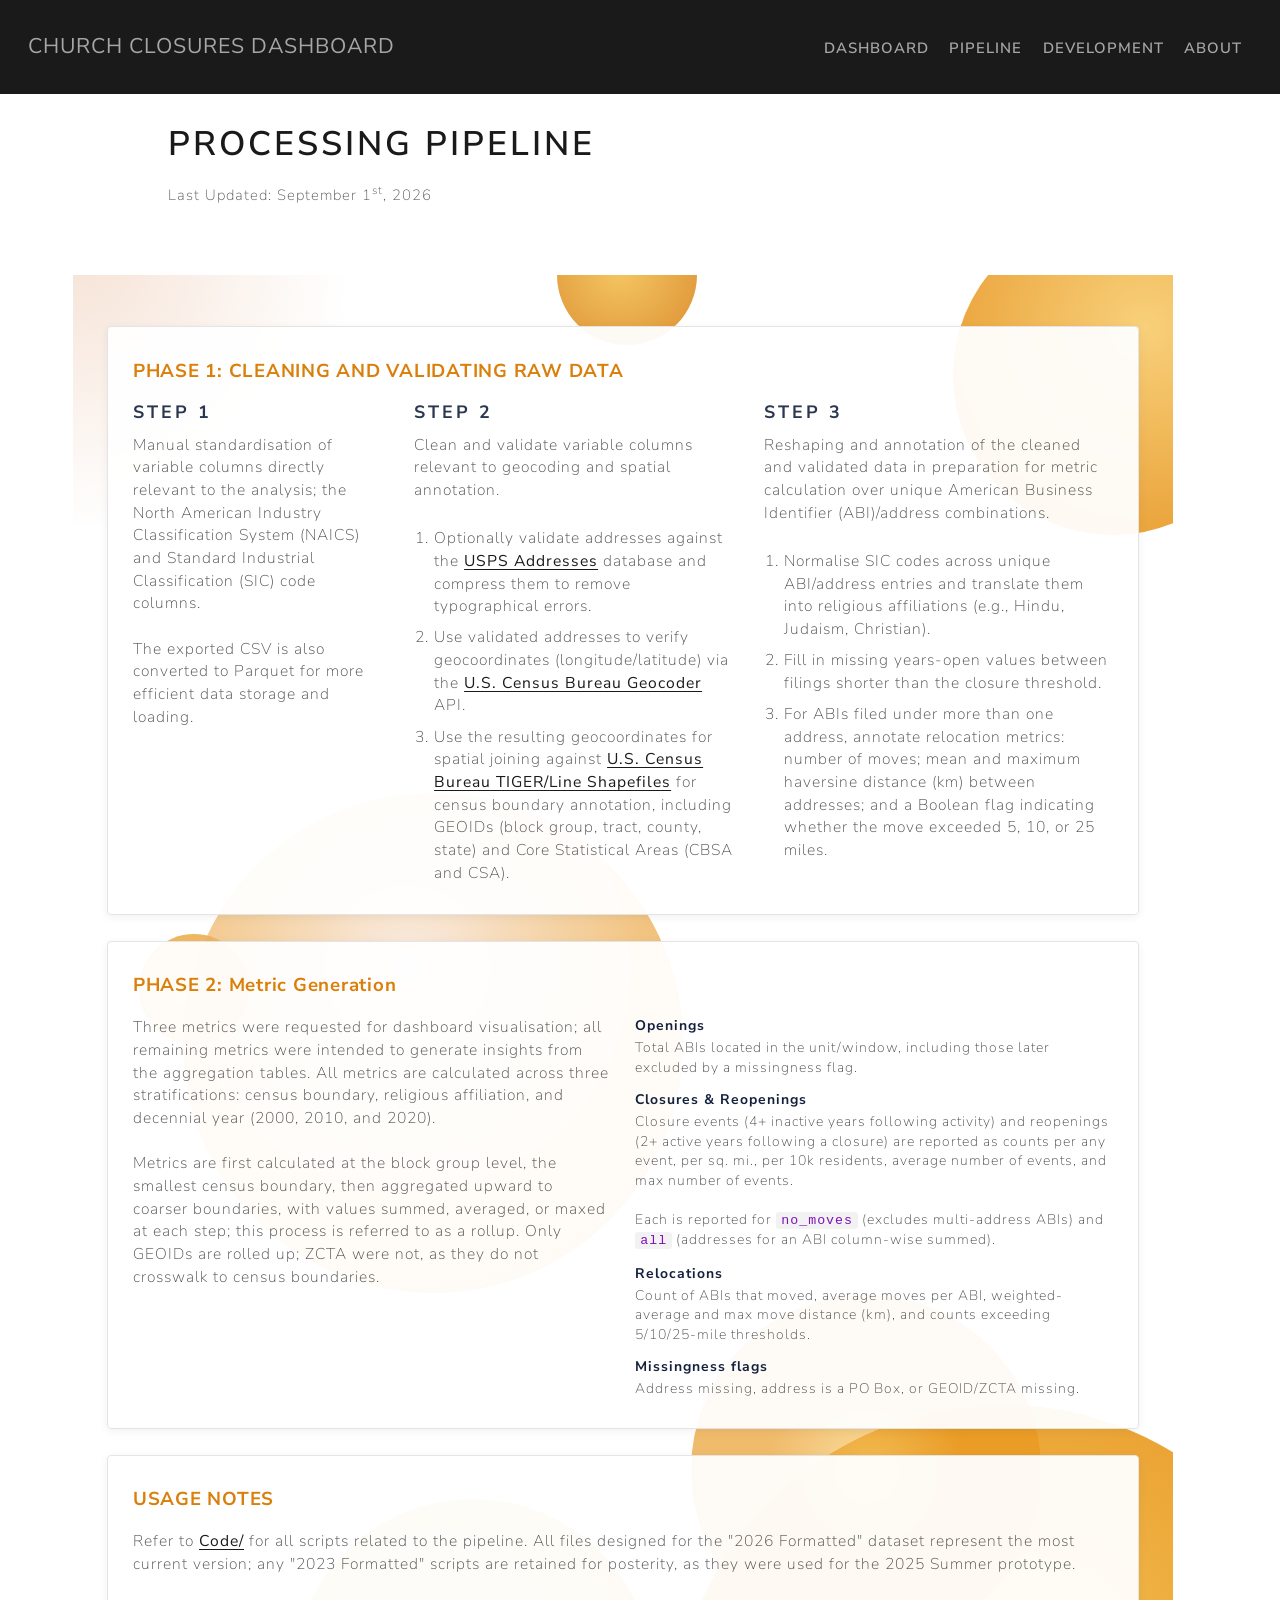
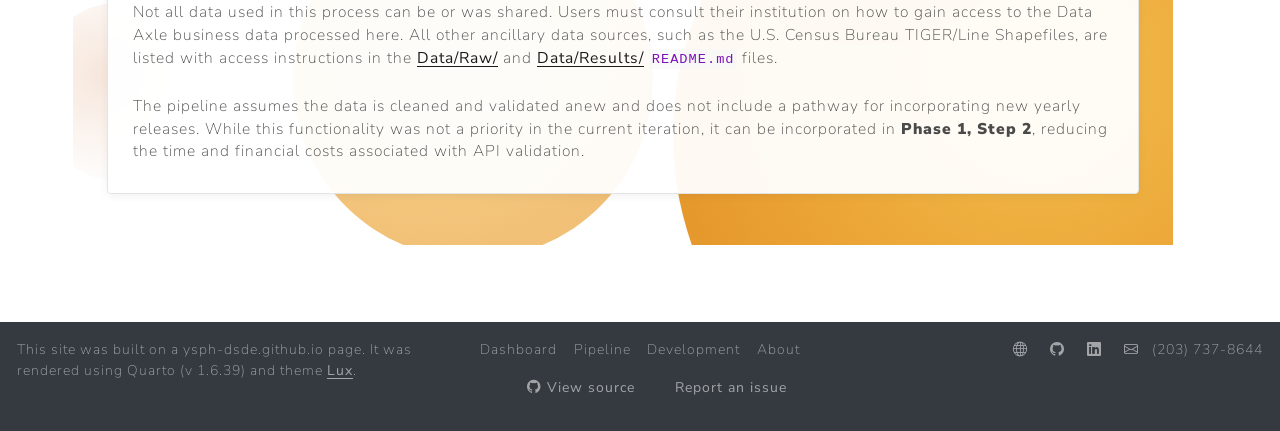
<file: Pages/Pipeline.html>
<!DOCTYPE html>
<html xmlns="http://www.w3.org/1999/xhtml" lang="en" xml:lang="en"><head>

<meta charset="utf-8">
<meta name="generator" content="quarto-1.8.27">

<meta name="viewport" content="width=device-width, initial-scale=1.0, user-scalable=yes">


<title>Processing Pipeline – Church Closures Dashboard</title>
<style>
code{white-space: pre-wrap;}
span.smallcaps{font-variant: small-caps;}
div.columns{display: flex; gap: min(4vw, 1.5em);}
div.column{flex: auto; overflow-x: auto;}
div.hanging-indent{margin-left: 1.5em; text-indent: -1.5em;}
ul.task-list{list-style: none;}
ul.task-list li input[type="checkbox"] {
  width: 0.8em;
  margin: 0 0.8em 0.2em -1em; /* quarto-specific, see https://github.com/quarto-dev/quarto-cli/issues/4556 */ 
  vertical-align: middle;
}
</style>


<script src="../site_libs/quarto-nav/quarto-nav.js"></script>
<script src="../site_libs/quarto-nav/headroom.min.js"></script>
<link href="../Images/SOCAH Lab Favicon.png" rel="icon" type="image/png">
<script src="../site_libs/clipboard/clipboard.min.js"></script>
<script src="../site_libs/quarto-html/quarto.js" type="module"></script>
<script src="../site_libs/quarto-html/tabsets/tabsets.js" type="module"></script>
<script src="../site_libs/quarto-html/axe/axe-check.js" type="module"></script>
<script src="../site_libs/quarto-html/popper.min.js"></script>
<script src="../site_libs/quarto-html/tippy.umd.min.js"></script>
<script src="../site_libs/quarto-html/anchor.min.js"></script>
<link href="../site_libs/quarto-html/tippy.css" rel="stylesheet">
<link href="../site_libs/quarto-html/quarto-syntax-highlighting-ed96de9b727972fe78a7b5d16c58bf87.css" rel="stylesheet" id="quarto-text-highlighting-styles">
<script src="../site_libs/bootstrap/bootstrap.min.js"></script>
<link href="../site_libs/bootstrap/bootstrap-icons.css" rel="stylesheet">
<link href="../site_libs/bootstrap/bootstrap-97bfe6499e261bad1e14faa831bf6b4a.min.css" rel="stylesheet" append-hash="true" id="quarto-bootstrap" data-mode="light">
<script id="quarto-search-options" type="application/json">{
  "language": {
    "search-no-results-text": "No results",
    "search-matching-documents-text": "matching documents",
    "search-copy-link-title": "Copy link to search",
    "search-hide-matches-text": "Hide additional matches",
    "search-more-match-text": "more match in this document",
    "search-more-matches-text": "more matches in this document",
    "search-clear-button-title": "Clear",
    "search-text-placeholder": "",
    "search-detached-cancel-button-title": "Cancel",
    "search-submit-button-title": "Submit",
    "search-label": "Search"
  }
}</script>
<!--
 * This script integrates Google Analytics with your webpage, enabling you to 
 * track and analyze visitor traffic.
 * 
 * It includes the following features:
 *    1. Asynchronously loading the Google Analytics tracking library.
 *    2. Setting up the global `dataLayer` array used by Google Analytics.
 *    3. Defining the `gtag` function for configuring and sending data to Google Analytics.
 *    4. Initializing Google Analytics with your tracking ID.
 *
 * Author: Shelby Golden, M.S.
 *   Date: May 2026
-->

<!-- Google tag (gtag.js) -->
<script async="" src="https://www.googletagmanager.com/gtag/js?id=G-WK21WW2E0W"></script>
<script>
  // Initialize the dataLayer array if it doesn't already exist
  window.dataLayer = window.dataLayer || [];
  
  // Define the gtag function to push arguments onto the dataLayer
  function gtag(){dataLayer.push(arguments);}
  
  // Record a pageview with the current timestamp
  gtag('js', new Date());

  // Configure Google Analytics with your tracking ID
  gtag('config', 'G-WK21WW2E0W');
</script>

<link href="https://cdnjs.cloudflare.com/ajax/libs/font-awesome/6.0.0-beta3/css/all.min.css" rel="stylesheet">
<link href="https://cdnjs.cloudflare.com/ajax/libs/font-awesome/5.15.3/css/all.min.css" rel="stylesheet">


<link rel="stylesheet" href="../_styles/styles.css">
</head>

<body class="nav-fixed quarto-light">

<div id="quarto-search-results"></div>
  <header id="quarto-header" class="headroom fixed-top">
    <nav class="navbar navbar-expand-lg " data-bs-theme="dark">
      <div class="navbar-container container-fluid">
      <div class="navbar-brand-container mx-auto">
    <a class="navbar-brand" href="../index.html">
    <span class="navbar-title">Church Closures Dashboard</span>
    </a>
  </div>
          <button class="navbar-toggler" type="button" data-bs-toggle="collapse" data-bs-target="#navbarCollapse" aria-controls="navbarCollapse" role="menu" aria-expanded="false" aria-label="Toggle navigation" onclick="if (window.quartoToggleHeadroom) { window.quartoToggleHeadroom(); }">
  <span class="navbar-toggler-icon"></span>
</button>
          <div class="collapse navbar-collapse" id="navbarCollapse">
            <ul class="navbar-nav navbar-nav-scroll ms-auto">
  <li class="nav-item">
    <a class="nav-link" href="https://www.socahlab.org/church-closures"> 
<span class="menu-text">Dashboard</span></a>
  </li>  
  <li class="nav-item">
    <a class="nav-link active" href="../Pages/Pipeline.html" aria-current="page"> 
<span class="menu-text">Pipeline</span></a>
  </li>  
  <li class="nav-item">
    <a class="nav-link" href="../Pages/Development.html"> 
<span class="menu-text">Development</span></a>
  </li>  
  <li class="nav-item">
    <a class="nav-link" href="../Pages/About-Us.html"> 
<span class="menu-text">About</span></a>
  </li>  
</ul>
          </div> <!-- /navcollapse -->
            <div class="quarto-navbar-tools">
</div>
      </div> <!-- /container-fluid -->
    </nav>
</header>
<!-- content -->
<div id="quarto-content" class="quarto-container page-columns page-rows-contents page-layout-article page-navbar">
<!-- sidebar -->
<!-- margin-sidebar -->
    <div id="quarto-margin-sidebar" class="sidebar margin-sidebar zindex-bottom">
        
    </div>
<!-- main -->
<main class="content page-columns page-full" id="quarto-document-content">

<header id="title-block-header" class="quarto-title-block default">
<div class="quarto-title">
<h1 class="title">Processing Pipeline</h1>
</div>



<div class="quarto-title-meta">

    
  
    
  </div>
  


</header>


<p><small>Last Updated: September 1<sup>st</sup>, 2026</small></p>
<div class="column-page-inset">
<div class="pipeline" style="margin-top: 3rem;">
  <div class="circle c1"></div>
  <div class="circle c2"></div>
  <div class="circle c3"></div>
  <div class="circle c4"></div>
  <div class="circle c5"></div>
  <div class="circle c6"></div>
  <div class="circle c7"></div>
  <div class="circle c8"></div>
  <div class="circle c9"></div>
  <div class="phase-card">
    <div class="phase-number">PHASE 1: CLEANING AND VALIDATING RAW DATA</div>
      <div class="step-columns">
        <div class="step-col" style="flex: 1.1;">
          <h3 class="anchored">Step 1</h3>
          <p>Manual standardisation of variable columns directly relevant to the analysis; the North American Industry Classification System (NAICS) and Standard Industrial Classification (SIC) code columns. 
          <br><br>
          The exported CSV is also converted to Parquet for more efficient data storage and loading.</p>
        </div>
        <div class="step-col" style="flex: 1.4;">
          <h3 class="anchored">Step 2</h3>
          <p>Clean and validate variable columns relevant to geocoding and spatial annotation.</p>
          <br>
          <ol class="process-steps">
            <li>Optionally validate addresses against the <a href="https://developers.usps.com/addressesv3">USPS Addresses</a> database and compress them to remove typographical errors.</li>
            <li>Use validated addresses to verify geocoordinates (longitude/latitude) via the <a href="https://geocoding.geo.census.gov/geocoder/">U.S. Census Bureau Geocoder</a> API.</li>
            <li>Use the resulting geocoordinates for spatial joining against <a href="https://www.census.gov/cgi-bin/geo/shapefiles/index.php">U.S. Census Bureau TIGER/Line Shapefiles</a> for census boundary annotation, including GEOIDs (block group, tract, county, state) and Core Statistical Areas (CBSA and CSA).</li>
          </ol>
        </div>
        <div class="step-col" style="flex: 1.5;">
          <h3 class="anchored">Step 3</h3>
          <p>Reshaping and annotation of the cleaned and validated data in preparation for metric calculation over unique American Business Identifier (ABI)/address combinations.</p>
          <br>
          <ol class="process-steps">
            <li>Normalise SIC codes across unique ABI/address entries and translate them into religious affiliations (e.g., Hindu, Judaism, Christian).</li>
            <li>Fill in missing years-open values between filings shorter than the closure threshold.</li>
            <li>For ABIs filed under more than one address, annotate relocation metrics: number of moves; mean and maximum haversine distance (km) between addresses; and a Boolean flag indicating whether the move exceeded 5, 10, or 25 miles.</li>
          </ol>
        </div>
      </div>
  </div>
  <div class="phase-card">
    <div class="phase-number">PHASE 2: Metric Generation</div>
    <div class="phase-columns-2-1">
      <div class="col-wide">
        <p>Three metrics were requested for dashboard visualisation; all remaining metrics were intended to generate insights from the aggregation tables. All metrics are calculated across three stratifications: census boundary, religious affiliation, and decennial year (2000, 2010, and 2020).
        <br><br>
        Metrics are first calculated at the block group level, the smallest census boundary, then aggregated upward to coarser boundaries, with values summed, averaged, or maxed at each step; this process is referred to as a rollup. Only GEOIDs are rolled up; ZCTA were not, as they do not crosswalk to census boundaries.</p>
      </div>
      <div class="col-narrow">
        <dl class="field-summary">
          <dt>Openings</dt>
          <dd>Total ABIs located in the unit/window, including those later excluded by a missingness flag.</dd>

          <dt>Closures &amp; Reopenings</dt>
          <dd>Closure events (4+ inactive years following activity) and reopenings (2+ active years following a closure) are reported as counts per any event, per sq. mi., per 10k residents, average number of events, and max number of events.
          <br><br>
          Each is reported for <code>no_moves</code> (excludes multi-address ABIs) and <code>all</code> (addresses for an ABI column-wise summed).</dd>

          <dt>Relocations</dt>
          <dd>Count of ABIs that moved, average moves per ABI, weighted-average and max move distance (km), and counts exceeding 5/10/25-mile thresholds.</dd>

          <dt>Missingness flags</dt>
          <dd>Address missing, address is a PO Box, or GEOID/ZCTA missing.</dd>
        </dl>
      </div>
    </div>
  </div>
  <div class="phase-card">
    <div class="phase-number">USAGE NOTES</div>
    <p>Refer to <a href="https://github.com/SOCAH-Lab/Church-Closures-Dashboard/tree/main/Code">Code/</a> for all scripts related to the pipeline. All files designed for the "2026 Formatted" dataset represent the most current version; any "2023 Formatted" scripts are retained for posterity, as they were used for the 2025 Summer prototype.</p>
    <br>
    <p>Not all data used in this process can be or was shared. Users must consult their institution on how to gain access to the Data Axle business data processed here. All other ancillary data sources, such as the U.S. Census Bureau TIGER/Line Shapefiles, are listed with access instructions in the <a href="https://github.com/SOCAH-Lab/Church-Closures-Dashboard/tree/main/Data/Raw">Data/Raw/</a> and <a href="https://github.com/SOCAH-Lab/Church-Closures-Dashboard/tree/main/Data/Results">Data/Results/</a> <code>README.md</code> files.</p>
    <br>
    <p>The pipeline assumes the data is cleaned and validated anew and does not include a pathway for incorporating new yearly releases. While this functionality was not a priority in the current iteration, it can be incorporated in <strong>Phase 1, Step 2</strong>, reducing the time and financial costs associated with API validation.</p>
  </div>
</div>
</div>



<a onclick="window.scrollTo(0, 0); return false;" role="button" id="quarto-back-to-top"><i class="bi bi-arrow-up"></i> Back to top</a></main> <!-- /main -->
<script id="quarto-html-after-body" type="application/javascript">
  window.document.addEventListener("DOMContentLoaded", function (event) {
    const icon = "";
    const anchorJS = new window.AnchorJS();
    anchorJS.options = {
      placement: 'right',
      icon: icon
    };
    anchorJS.add('.anchored');
    const isCodeAnnotation = (el) => {
      for (const clz of el.classList) {
        if (clz.startsWith('code-annotation-')) {                     
          return true;
        }
      }
      return false;
    }
    const onCopySuccess = function(e) {
      // button target
      const button = e.trigger;
      // don't keep focus
      button.blur();
      // flash "checked"
      button.classList.add('code-copy-button-checked');
      var currentTitle = button.getAttribute("title");
      button.setAttribute("title", "Copied!");
      let tooltip;
      if (window.bootstrap) {
        button.setAttribute("data-bs-toggle", "tooltip");
        button.setAttribute("data-bs-placement", "left");
        button.setAttribute("data-bs-title", "Copied!");
        tooltip = new bootstrap.Tooltip(button, 
          { trigger: "manual", 
            customClass: "code-copy-button-tooltip",
            offset: [0, -8]});
        tooltip.show();    
      }
      setTimeout(function() {
        if (tooltip) {
          tooltip.hide();
          button.removeAttribute("data-bs-title");
          button.removeAttribute("data-bs-toggle");
          button.removeAttribute("data-bs-placement");
        }
        button.setAttribute("title", currentTitle);
        button.classList.remove('code-copy-button-checked');
      }, 1000);
      // clear code selection
      e.clearSelection();
    }
    const getTextToCopy = function(trigger) {
      const outerScaffold = trigger.parentElement.cloneNode(true);
      const codeEl = outerScaffold.querySelector('code');
      for (const childEl of codeEl.children) {
        if (isCodeAnnotation(childEl)) {
          childEl.remove();
        }
      }
      return codeEl.innerText;
    }
    const clipboard = new window.ClipboardJS('.code-copy-button:not([data-in-quarto-modal])', {
      text: getTextToCopy
    });
    clipboard.on('success', onCopySuccess);
    if (window.document.getElementById('quarto-embedded-source-code-modal')) {
      const clipboardModal = new window.ClipboardJS('.code-copy-button[data-in-quarto-modal]', {
        text: getTextToCopy,
        container: window.document.getElementById('quarto-embedded-source-code-modal')
      });
      clipboardModal.on('success', onCopySuccess);
    }
      var localhostRegex = new RegExp(/^(?:http|https):\/\/localhost\:?[0-9]*\//);
      var mailtoRegex = new RegExp(/^mailto:/);
        var filterRegex = new RegExp('/' + window.location.host + '/');
      var isInternal = (href) => {
          return filterRegex.test(href) || localhostRegex.test(href) || mailtoRegex.test(href);
      }
      // Inspect non-navigation links and adorn them if external
     var links = window.document.querySelectorAll('a[href]:not(.nav-link):not(.navbar-brand):not(.toc-action):not(.sidebar-link):not(.sidebar-item-toggle):not(.pagination-link):not(.no-external):not([aria-hidden]):not(.dropdown-item):not(.quarto-navigation-tool):not(.about-link)');
      for (var i=0; i<links.length; i++) {
        const link = links[i];
        if (!isInternal(link.href)) {
          // undo the damage that might have been done by quarto-nav.js in the case of
          // links that we want to consider external
          if (link.dataset.originalHref !== undefined) {
            link.href = link.dataset.originalHref;
          }
        }
      }
    function tippyHover(el, contentFn, onTriggerFn, onUntriggerFn) {
      const config = {
        allowHTML: true,
        maxWidth: 500,
        delay: 100,
        arrow: false,
        appendTo: function(el) {
            return el.parentElement;
        },
        interactive: true,
        interactiveBorder: 10,
        theme: 'quarto',
        placement: 'bottom-start',
      };
      if (contentFn) {
        config.content = contentFn;
      }
      if (onTriggerFn) {
        config.onTrigger = onTriggerFn;
      }
      if (onUntriggerFn) {
        config.onUntrigger = onUntriggerFn;
      }
      window.tippy(el, config); 
    }
    const noterefs = window.document.querySelectorAll('a[role="doc-noteref"]');
    for (var i=0; i<noterefs.length; i++) {
      const ref = noterefs[i];
      tippyHover(ref, function() {
        // use id or data attribute instead here
        let href = ref.getAttribute('data-footnote-href') || ref.getAttribute('href');
        try { href = new URL(href).hash; } catch {}
        const id = href.replace(/^#\/?/, "");
        const note = window.document.getElementById(id);
        if (note) {
          return note.innerHTML;
        } else {
          return "";
        }
      });
    }
    const xrefs = window.document.querySelectorAll('a.quarto-xref');
    const processXRef = (id, note) => {
      // Strip column container classes
      const stripColumnClz = (el) => {
        el.classList.remove("page-full", "page-columns");
        if (el.children) {
          for (const child of el.children) {
            stripColumnClz(child);
          }
        }
      }
      stripColumnClz(note)
      if (id === null || id.startsWith('sec-')) {
        // Special case sections, only their first couple elements
        const container = document.createElement("div");
        if (note.children && note.children.length > 2) {
          container.appendChild(note.children[0].cloneNode(true));
          for (let i = 1; i < note.children.length; i++) {
            const child = note.children[i];
            if (child.tagName === "P" && child.innerText === "") {
              continue;
            } else {
              container.appendChild(child.cloneNode(true));
              break;
            }
          }
          if (window.Quarto?.typesetMath) {
            window.Quarto.typesetMath(container);
          }
          return container.innerHTML
        } else {
          if (window.Quarto?.typesetMath) {
            window.Quarto.typesetMath(note);
          }
          return note.innerHTML;
        }
      } else {
        // Remove any anchor links if they are present
        const anchorLink = note.querySelector('a.anchorjs-link');
        if (anchorLink) {
          anchorLink.remove();
        }
        if (window.Quarto?.typesetMath) {
          window.Quarto.typesetMath(note);
        }
        if (note.classList.contains("callout")) {
          return note.outerHTML;
        } else {
          return note.innerHTML;
        }
      }
    }
    for (var i=0; i<xrefs.length; i++) {
      const xref = xrefs[i];
      tippyHover(xref, undefined, function(instance) {
        instance.disable();
        let url = xref.getAttribute('href');
        let hash = undefined; 
        if (url.startsWith('#')) {
          hash = url;
        } else {
          try { hash = new URL(url).hash; } catch {}
        }
        if (hash) {
          const id = hash.replace(/^#\/?/, "");
          const note = window.document.getElementById(id);
          if (note !== null) {
            try {
              const html = processXRef(id, note.cloneNode(true));
              instance.setContent(html);
            } finally {
              instance.enable();
              instance.show();
            }
          } else {
            // See if we can fetch this
            fetch(url.split('#')[0])
            .then(res => res.text())
            .then(html => {
              const parser = new DOMParser();
              const htmlDoc = parser.parseFromString(html, "text/html");
              const note = htmlDoc.getElementById(id);
              if (note !== null) {
                const html = processXRef(id, note);
                instance.setContent(html);
              } 
            }).finally(() => {
              instance.enable();
              instance.show();
            });
          }
        } else {
          // See if we can fetch a full url (with no hash to target)
          // This is a special case and we should probably do some content thinning / targeting
          fetch(url)
          .then(res => res.text())
          .then(html => {
            const parser = new DOMParser();
            const htmlDoc = parser.parseFromString(html, "text/html");
            const note = htmlDoc.querySelector('main.content');
            if (note !== null) {
              // This should only happen for chapter cross references
              // (since there is no id in the URL)
              // remove the first header
              if (note.children.length > 0 && note.children[0].tagName === "HEADER") {
                note.children[0].remove();
              }
              const html = processXRef(null, note);
              instance.setContent(html);
            } 
          }).finally(() => {
            instance.enable();
            instance.show();
          });
        }
      }, function(instance) {
      });
    }
        let selectedAnnoteEl;
        const selectorForAnnotation = ( cell, annotation) => {
          let cellAttr = 'data-code-cell="' + cell + '"';
          let lineAttr = 'data-code-annotation="' +  annotation + '"';
          const selector = 'span[' + cellAttr + '][' + lineAttr + ']';
          return selector;
        }
        const selectCodeLines = (annoteEl) => {
          const doc = window.document;
          const targetCell = annoteEl.getAttribute("data-target-cell");
          const targetAnnotation = annoteEl.getAttribute("data-target-annotation");
          const annoteSpan = window.document.querySelector(selectorForAnnotation(targetCell, targetAnnotation));
          const lines = annoteSpan.getAttribute("data-code-lines").split(",");
          const lineIds = lines.map((line) => {
            return targetCell + "-" + line;
          })
          let top = null;
          let height = null;
          let parent = null;
          if (lineIds.length > 0) {
              //compute the position of the single el (top and bottom and make a div)
              const el = window.document.getElementById(lineIds[0]);
              top = el.offsetTop;
              height = el.offsetHeight;
              parent = el.parentElement.parentElement;
            if (lineIds.length > 1) {
              const lastEl = window.document.getElementById(lineIds[lineIds.length - 1]);
              const bottom = lastEl.offsetTop + lastEl.offsetHeight;
              height = bottom - top;
            }
            if (top !== null && height !== null && parent !== null) {
              // cook up a div (if necessary) and position it 
              let div = window.document.getElementById("code-annotation-line-highlight");
              if (div === null) {
                div = window.document.createElement("div");
                div.setAttribute("id", "code-annotation-line-highlight");
                div.style.position = 'absolute';
                parent.appendChild(div);
              }
              div.style.top = top - 2 + "px";
              div.style.height = height + 4 + "px";
              div.style.left = 0;
              let gutterDiv = window.document.getElementById("code-annotation-line-highlight-gutter");
              if (gutterDiv === null) {
                gutterDiv = window.document.createElement("div");
                gutterDiv.setAttribute("id", "code-annotation-line-highlight-gutter");
                gutterDiv.style.position = 'absolute';
                const codeCell = window.document.getElementById(targetCell);
                const gutter = codeCell.querySelector('.code-annotation-gutter');
                gutter.appendChild(gutterDiv);
              }
              gutterDiv.style.top = top - 2 + "px";
              gutterDiv.style.height = height + 4 + "px";
            }
            selectedAnnoteEl = annoteEl;
          }
        };
        const unselectCodeLines = () => {
          const elementsIds = ["code-annotation-line-highlight", "code-annotation-line-highlight-gutter"];
          elementsIds.forEach((elId) => {
            const div = window.document.getElementById(elId);
            if (div) {
              div.remove();
            }
          });
          selectedAnnoteEl = undefined;
        };
          // Handle positioning of the toggle
      window.addEventListener(
        "resize",
        throttle(() => {
          elRect = undefined;
          if (selectedAnnoteEl) {
            selectCodeLines(selectedAnnoteEl);
          }
        }, 10)
      );
      function throttle(fn, ms) {
      let throttle = false;
      let timer;
        return (...args) => {
          if(!throttle) { // first call gets through
              fn.apply(this, args);
              throttle = true;
          } else { // all the others get throttled
              if(timer) clearTimeout(timer); // cancel #2
              timer = setTimeout(() => {
                fn.apply(this, args);
                timer = throttle = false;
              }, ms);
          }
        };
      }
        // Attach click handler to the DT
        const annoteDls = window.document.querySelectorAll('dt[data-target-cell]');
        for (const annoteDlNode of annoteDls) {
          annoteDlNode.addEventListener('click', (event) => {
            const clickedEl = event.target;
            if (clickedEl !== selectedAnnoteEl) {
              unselectCodeLines();
              const activeEl = window.document.querySelector('dt[data-target-cell].code-annotation-active');
              if (activeEl) {
                activeEl.classList.remove('code-annotation-active');
              }
              selectCodeLines(clickedEl);
              clickedEl.classList.add('code-annotation-active');
            } else {
              // Unselect the line
              unselectCodeLines();
              clickedEl.classList.remove('code-annotation-active');
            }
          });
        }
    const findCites = (el) => {
      const parentEl = el.parentElement;
      if (parentEl) {
        const cites = parentEl.dataset.cites;
        if (cites) {
          return {
            el,
            cites: cites.split(' ')
          };
        } else {
          return findCites(el.parentElement)
        }
      } else {
        return undefined;
      }
    };
    var bibliorefs = window.document.querySelectorAll('a[role="doc-biblioref"]');
    for (var i=0; i<bibliorefs.length; i++) {
      const ref = bibliorefs[i];
      const citeInfo = findCites(ref);
      if (citeInfo) {
        tippyHover(citeInfo.el, function() {
          var popup = window.document.createElement('div');
          citeInfo.cites.forEach(function(cite) {
            var citeDiv = window.document.createElement('div');
            citeDiv.classList.add('hanging-indent');
            citeDiv.classList.add('csl-entry');
            var biblioDiv = window.document.getElementById('ref-' + cite);
            if (biblioDiv) {
              citeDiv.innerHTML = biblioDiv.innerHTML;
            }
            popup.appendChild(citeDiv);
          });
          return popup.innerHTML;
        });
      }
    }
  });
  </script>
</div> <!-- /content -->
<footer class="footer">
  <div class="nav-footer">
    <div class="nav-footer-left">
<p>This site was built on a ysph-dsde.github.io page. It was rendered using Quarto (v 1.6.39) and theme <a href="https://bootswatch.com/lux/">Lux</a>.</p>
</div>   
    <div class="nav-footer-center">
      <ul class="footer-items list-unstyled">
    <li class="nav-item">
    <a class="nav-link" href="https://www.socahlab.org/church-closures">
<p>Dashboard</p>
</a>
  </li>  
    <li class="nav-item">
    <a class="nav-link" href="../Pages/Pipeline.html">
<p>Pipeline</p>
</a>
  </li>  
    <li class="nav-item">
    <a class="nav-link" href="../Pages/Development.html">
<p>Development</p>
</a>
  </li>  
    <li class="nav-item">
    <a class="nav-link" href="../Pages/About-Us.html">
<p>About</p>
</a>
  </li>  
</ul>
    <div class="toc-actions"><ul><li><a href="https://github.com/SOCAH-Lab/Church-Closures-Dashboard/blob/main/Pages/Pipeline.qmd" class="toc-action"><i class="bi bi-github"></i>View source</a></li><li><a href="https://github.com/SOCAH-Lab/Church-Closures-Dashboard/issues" class="toc-action"><i class="bi empty"></i>Report an issue</a></li></ul></div></div>
    <div class="nav-footer-right">
      <ul class="footer-items list-unstyled">
    <li class="nav-item compact">
    <a class="nav-link" href="https://ysph.yale.edu/public-health-research-and-practice/research-centers-and-initiatives/public-health-data-science-and-data-equity/">
      <i class="bi bi-globe" role="img">
</i> 
    </a>
  </li>  
    <li class="nav-item compact">
    <a class="nav-link" href="https://github.com/ysph-dsde">
      <i class="bi bi-github" role="img">
</i> 
    </a>
  </li>  
    <li class="nav-item compact">
    <a class="nav-link" href="https://www.linkedin.com/showcase/public-health-data-science-and-data-equity-at-yale/">
      <i class="bi bi-linkedin" role="img">
</i> 
    </a>
  </li>  
    <li class="nav-item compact">
    <a class="nav-link" href="mailto:admin.dsdeysph@yale.edu">
      <i class="bi bi-envelope" role="img">
</i> 
    </a>
  </li>  
    <li class="nav-item">
 (203) 737-8644
  </li>  
</ul>
    </div>
  </div>
</footer>




</body></html>
</file>
<file: site_libs/quarto-html/tippy.css>
.tippy-box[data-animation=fade][data-state=hidden]{opacity:0}[data-tippy-root]{max-width:calc(100vw - 10px)}.tippy-box{position:relative;background-color:#333;color:#fff;border-radius:4px;font-size:14px;line-height:1.4;white-space:normal;outline:0;transition-property:transform,visibility,opacity}.tippy-box[data-placement^=top]>.tippy-arrow{bottom:0}.tippy-box[data-placement^=top]>.tippy-arrow:before{bottom:-7px;left:0;border-width:8px 8px 0;border-top-color:initial;transform-origin:center top}.tippy-box[data-placement^=bottom]>.tippy-arrow{top:0}.tippy-box[data-placement^=bottom]>.tippy-arrow:before{top:-7px;left:0;border-width:0 8px 8px;border-bottom-color:initial;transform-origin:center bottom}.tippy-box[data-placement^=left]>.tippy-arrow{right:0}.tippy-box[data-placement^=left]>.tippy-arrow:before{border-width:8px 0 8px 8px;border-left-color:initial;right:-7px;transform-origin:center left}.tippy-box[data-placement^=right]>.tippy-arrow{left:0}.tippy-box[data-placement^=right]>.tippy-arrow:before{left:-7px;border-width:8px 8px 8px 0;border-right-color:initial;transform-origin:center right}.tippy-box[data-inertia][data-state=visible]{transition-timing-function:cubic-bezier(.54,1.5,.38,1.11)}.tippy-arrow{width:16px;height:16px;color:#333}.tippy-arrow:before{content:"";position:absolute;border-color:transparent;border-style:solid}.tippy-content{position:relative;padding:5px 9px;z-index:1}
</file>
<file: site_libs/quarto-html/quarto-syntax-highlighting-ed96de9b727972fe78a7b5d16c58bf87.css>
/* quarto syntax highlight colors */
:root {
  --quarto-hl-ot-color: #003B4F;
  --quarto-hl-at-color: #657422;
  --quarto-hl-ss-color: #20794D;
  --quarto-hl-an-color: #5E5E5E;
  --quarto-hl-fu-color: #4758AB;
  --quarto-hl-st-color: #20794D;
  --quarto-hl-cf-color: #003B4F;
  --quarto-hl-op-color: #5E5E5E;
  --quarto-hl-er-color: #AD0000;
  --quarto-hl-bn-color: #AD0000;
  --quarto-hl-al-color: #AD0000;
  --quarto-hl-va-color: #111111;
  --quarto-hl-bu-color: inherit;
  --quarto-hl-ex-color: inherit;
  --quarto-hl-pp-color: #AD0000;
  --quarto-hl-in-color: #5E5E5E;
  --quarto-hl-vs-color: #20794D;
  --quarto-hl-wa-color: #5E5E5E;
  --quarto-hl-do-color: #5E5E5E;
  --quarto-hl-im-color: #00769E;
  --quarto-hl-ch-color: #20794D;
  --quarto-hl-dt-color: #AD0000;
  --quarto-hl-fl-color: #AD0000;
  --quarto-hl-co-color: #5E5E5E;
  --quarto-hl-cv-color: #5E5E5E;
  --quarto-hl-cn-color: #8f5902;
  --quarto-hl-sc-color: #5E5E5E;
  --quarto-hl-dv-color: #AD0000;
  --quarto-hl-kw-color: #003B4F;
}

/* other quarto variables */
:root {
  --quarto-font-monospace: SFMono-Regular, Menlo, Monaco, Consolas, "Liberation Mono", "Courier New", monospace;
}

/* syntax highlight based on Pandoc's rules */
pre > code.sourceCode > span {
  color: #003B4F;
}

code.sourceCode > span {
  color: #003B4F;
}

div.sourceCode,
div.sourceCode pre.sourceCode {
  color: #003B4F;
}

/* Normal */
code span {
  color: #003B4F;
}

/* Alert */
code span.al {
  color: #AD0000;
  font-style: inherit;
}

/* Annotation */
code span.an {
  color: #5E5E5E;
  font-style: inherit;
}

/* Attribute */
code span.at {
  color: #657422;
  font-style: inherit;
}

/* BaseN */
code span.bn {
  color: #AD0000;
  font-style: inherit;
}

/* BuiltIn */
code span.bu {
  font-style: inherit;
}

/* ControlFlow */
code span.cf {
  color: #003B4F;
  font-weight: bold;
  font-style: inherit;
}

/* Char */
code span.ch {
  color: #20794D;
  font-style: inherit;
}

/* Constant */
code span.cn {
  color: #8f5902;
  font-style: inherit;
}

/* Comment */
code span.co {
  color: #5E5E5E;
  font-style: inherit;
}

/* CommentVar */
code span.cv {
  color: #5E5E5E;
  font-style: italic;
}

/* Documentation */
code span.do {
  color: #5E5E5E;
  font-style: italic;
}

/* DataType */
code span.dt {
  color: #AD0000;
  font-style: inherit;
}

/* DecVal */
code span.dv {
  color: #AD0000;
  font-style: inherit;
}

/* Error */
code span.er {
  color: #AD0000;
  font-style: inherit;
}

/* Extension */
code span.ex {
  font-style: inherit;
}

/* Float */
code span.fl {
  color: #AD0000;
  font-style: inherit;
}

/* Function */
code span.fu {
  color: #4758AB;
  font-style: inherit;
}

/* Import */
code span.im {
  color: #00769E;
  font-style: inherit;
}

/* Information */
code span.in {
  color: #5E5E5E;
  font-style: inherit;
}

/* Keyword */
code span.kw {
  color: #003B4F;
  font-weight: bold;
  font-style: inherit;
}

/* Operator */
code span.op {
  color: #5E5E5E;
  font-style: inherit;
}

/* Other */
code span.ot {
  color: #003B4F;
  font-style: inherit;
}

/* Preprocessor */
code span.pp {
  color: #AD0000;
  font-style: inherit;
}

/* SpecialChar */
code span.sc {
  color: #5E5E5E;
  font-style: inherit;
}

/* SpecialString */
code span.ss {
  color: #20794D;
  font-style: inherit;
}

/* String */
code span.st {
  color: #20794D;
  font-style: inherit;
}

/* Variable */
code span.va {
  color: #111111;
  font-style: inherit;
}

/* VerbatimString */
code span.vs {
  color: #20794D;
  font-style: inherit;
}

/* Warning */
code span.wa {
  color: #5E5E5E;
  font-style: italic;
}

.prevent-inlining {
  content: "</";
}

/*# sourceMappingURL=0920dd6d7437995b8cdf7429764427b1.css.map */
</file>
<file: _styles/styles.css>
/* css styles */

/* Import fonts (Google Fonts hosts both) */
@import url('https://fonts.googleapis.com/css2?family=Almarai:wght@400;700;800&family=Libre+Baskerville:ital,wght@0,400;0,700;1,400&display=swap');

:root {
  /* Brand color palette */
  --color-white: #FFFFFF;
  --color-orange: #DC9506;
  --color-dark-orange: #C98806;
  --color-light-blue: #B2DFFC;
  --color-dark-blue: #002855;
  --color-green: #6D9277;
  --color-black: #000000;

  /* Fonts */
  --font-heading: 'Libre Baskerville', Georgia, serif;
  --font-body: 'Almarai', sans-serif;

  /* Type scale used in the pipeline cards */
  --font-size-eyebrow: 0.85rem;
  --font-size-card-heading: 1.15rem;
  --font-size-body: 0.92rem;
}

.footer-items li {
    margin: 0;
    padding: 0;
}

.nav-item a {
    margin: 0;
    padding: 5px;
    display: inline-block;
}

.nav-item {
    display: flex;
    align-items: center;
}

.nav-item i {
    margin-right: 5px;
}

.navbar-nav .nav-item {
    margin: 0;
    padding: 0;
}

.navbar-nav .nav-link {
    padding: 10px 15px; /* Adjust these values as needed */
}

.navbar-nav .nav-item .menu-text {
    margin: 0;
}

b, strong {
    font-weight: 1000 !important;
}


/* Download buttons */

.btn {
  background: var(--color-white);
  color: var(--color-black);
  border: 1.5px solid var(--color-dark-blue);
  border-radius: .3rem;
  padding-top: 0.5rem;
  padding-right: 1rem;
  padding-bottom: 0.6rem;
  padding-left: 1rem;
  margin-bottom: 1em;
  font-weight: 600;
}
.btn:hover {
  background: var(--color-dark-blue);
  color: var(--color-white);
}
.btn:disabled {
  opacity: 0.4;
  cursor: default;
}
.btn i {
  margin-right: .4em;
}
.download-buttons {
  display: flex;
  flex-wrap: wrap;
  gap: 1rem;
}
.download-buttons a {
  text-decoration: none;
}
.download-buttons .btn {
  margin-bottom: 0;
}

/* Popup for Feedback */

.popup {
    display: none;
    position: fixed;
    z-index: 1000;
    left: 0;
    top: 0;
    width: 100%;
    height: 100%;
    overflow: auto;
    background-color: rgba(0,0,0,0.4);
}
.popup-content {
    background-color: #fefefe;
    margin: 15% auto;
    padding: 20px 30px 30px 30px;
    border: 1px solid #888;
    width: 80%;
    max-width: 500px;
    box-shadow: 0 5px 15px rgba(0,0,0,0.3);
    border-radius: 8px;
    text-align: center;
    position: relative;
}
.close-button {
    position: absolute;
    top: 15px;
    right: 20px;
    color: #333 !important;
    font-size: 28px !important;
    font-weight: bold;
    cursor: pointer;
    z-index: 1001;
    width: 30px;
    height: 30px;
    display: flex;
    align-items: center;
    justify-content: center;
    border-radius: 50%;
    transition: all 0.2s ease;
}
.close-button:hover,
.close-button:focus {
    color: #888 !important;
}
.form-links {
    margin: 35px 0;
    display: flex;
    flex-direction: row; /* Default to side-by-side */
    flex-wrap: wrap; /* Allow wrapping if needed */
    gap: 15px;
    justify-content: center;
    align-items: stretch; /* Make buttons same height */
}
.form-link {
    background-color: lighten(var(--color-dark-orange), 50%);
    border-radius: .25rem;
    border: 1px solid #444;
    box-shadow: 0 .2rem .5rem #6c757d, 0 0 .05rem #6c757d;
    color: #444;
    text-decoration: none;
    font-size: 0.9em;
    text-align: center;
    padding: 0.8rem;
    transition: all 0.3s ease;
    flex: 1; /* Buttons grow to fill available space */
    min-width: 180px; /* Minimum width before wrapping */
    max-width: 250px; /* Maximum width to prevent buttons from being too wide */
    display: block;
}
.form-link:hover {
    background-color: lighten(var(--color-dark-orange), 10%);
    color: #f4f4f4;
    text-decoration: none;
    transform: translateY(-2px);
    box-shadow: 0 .3rem .7rem #6c757d, 0 0 .1rem #6c757d;
}
.popup h2 {
    color: #333;
    margin-bottom: 15px;
    margin-top: 10px;
}
.popup h2 > a.anchorjs-link {
    display: none;
}
.popup p {
    color: #666;
    line-height: 1.5;
}

@media (min-width: 1200px) {
    .popup-content {
        max-width: 600px; /* Allow popup to be wider on very large screens */
    }
    .form-link {
        max-width: 250px; /* Cap button width on very large screens */
    }
}
@media (max-width: 767px) {
    .popup {
        z-index: 9999; /* Increased z-index to appear above navbar */
    }
    .popup-content {
        width: 90%;
        /* Center the popup vertically and horizontally */
        position: fixed;
        top: 50%;
        left: 50%;
        transform: translate(-50%, -50%);
        margin: 0; /* Remove auto margin since we're using transform */
        padding: 20px;
        max-height: 80vh; /* Prevent popup from being too tall */
        overflow-y: auto; /* Allow scrolling if content is too long */
    }
    .form-links {
        flex-direction: column; /* Force vertical stacking on mobile */
        gap: 15px;
        margin: 25px 0; /* Reduced margin for mobile */
    }
    .form-link {
        font-size: 0.85em;
        padding: 0.8rem 0.6rem;
        width: 80%;
        margin: auto;
        max-width: none; /* Remove width constraints on mobile */
        min-width: auto;
    }
    .close-button {
        z-index: 10000; /* Ensure close button is above everything */
    }
    .popup h2 {
        margin-top: 20px;
    }
}


/*-- scss: collaborator logos --*/

.logo-grid {
  display: grid;
  grid-template-columns: repeat(auto-fit, minmax(180px, 1fr));
  gap: 1.5rem;
  margin: 2rem 0;
}
.logo-grid figure {
  margin: 0;
  height: 180px;
  display: flex;
  flex-direction: column;
  align-items: center;
  justify-content: center;
  background: #ffffff;
  border: 1px solid #e2e2e2;
  padding: 1rem;
}
.logo-grid figure.wide {
  grid-column: span 2;
  padding-bottom: 0rem !important;
}
.logo-grid img {
  max-width: 100%;
  max-height: 100%;
  width: auto;
  height: auto;
  object-fit: contain;
}
.logo-grid figcaption {
  margin-top: 0.75rem;
  font-size: 0.8rem;
  color: #555;
  text-align: center;
}
.logo-grid figure.dissc img {
  max-height: 70%;
  max-width: 70%;
}
@media (max-width: 600px) {
  .logo-grid {
    grid-template-columns: 1fr;
  }
  .logo-grid figure.wide,
  .logo-grid figure.dissc {
    grid-column: span 1;
    max-width: none;
    justify-self: stretch;
  }
  .logo-grid figure.wide {
    padding-bottom: 0rem !important;
  }
  .logo-grid figure:not(.wide) {
    max-width: 220px;
    justify-self: center;
  }
  .logo-grid figcaption {
    margin-top: 0.75rem;
  }
  .logo-grid figure.ycrc img {
    max-height: 75%;
    max-width: 75%;
  }
  .logo-grid figure.dissc img {
    max-height: 68%;
    max-width: 68%;
  }
  .logo-grid figure.wide {
    grid-column: span 1;
    height: 100px;
  }
}


/*-- scss: pipeline --*/

.pipeline {
  position: relative;
  display: flex;
  flex-direction: column;
  gap: 1.5rem;
  padding: 3rem 2rem;
  overflow: hidden;
}

.pipeline .circle {
  position: absolute;
  border-radius: 50%;
  z-index: 0;
}

/* Large soft cream circle, upper-left */
.pipeline .c1 {
  width: 420px;
  height: 420px;
  left: -140px;
  top: -160px;
  background: radial-gradient(circle at 35% 35%, #F6E4D8, #FFFFFF 70%);
}

/* Mid gold circle, upper-right */
.pipeline .c2 {
  width: 320px;
  height: 320px;
  right: -100px;
  top: -60px;
  background: radial-gradient(circle at 60% 35%, #F7C863, #E8961C 70%);
  opacity: 0.85;
}

/* Small accent circle, top-middle */
.pipeline .c3 {
  width: 140px;
  height: 140px;
  left: 44%;
  top: -70px;
  background: radial-gradient(circle at 45% 45%, #F2B93B, #D97F0A 80%);
  opacity: 0.8;
}

/* Large deep gold circle, bottom-right */
.pipeline .c4 {
  width: 660px;
  height: 660px;
  right: -160px;
  bottom: -220px;
  background: radial-gradient(circle at 55% 40%, #F2B93B, #E8961C 55%, #D97F0A 100%);
  opacity: 0.9;
}

/* Small pale circle, lower-left */
.pipeline .c5 {
  width: 180px;
  height: 180px;
  left: -40px;
  bottom: 4%;
  background: radial-gradient(circle at 40% 40%, #F6E4D8, #FFFFFF 75%);
  opacity: 0.9;
}

/* Small accent circle, mid-left */
.pipeline .c6 {
  width: 110px;
  height: 110px;
  left: 6%;
  top: 42%;
  background: radial-gradient(circle at 50% 50%, #F7C863, #E8961C 70%);
  opacity: 0.7;
}

/* NEW: mid-size pale circle, center, between phase 1 and 2 */
.pipeline .c7 {
  width: 500px;
  height: 500px;
  left: 10%;
  top: 33%;
  background: radial-gradient(circle at 45% 35%, #F6E4D8, #E8961C 75%);
  opacity: 0.7;
}

/* NEW: small gold accent, center-right, near phase 2 */
.pipeline .c8 {
  width: 350px;
  height: 350px;
  right: 12%;
  top: 65%;
  background: radial-gradient(circle at 50% 50%, #F7C863, #E8961C 40%);
  opacity: 0.65;
}

/* NEW: mid pale circle, center-left, near usage notes */
.pipeline .c9 {
  width: 360px;
  height: 360px;
  left: 20%;
  top: 78%;
  background: radial-gradient(circle at 40% 40%, #F2B93B, #E8961C 70%);
  opacity: 0.6;
}

.process-steps {
  margin: 0;
  padding-left: 1.2rem;
  font-size: 0.92rem;
  line-height: 1.45;
  color: #4a4a4a;
}

.process-steps li {
  margin-bottom: 0.5rem;
}

.process-steps li:last-child {
  margin-bottom: 0;
}

.phase-card {
  position: relative;
  z-index: 1;
  background: rgba(255, 255, 255, 0.94);
  border: 1px solid #e4e4e4;
  border-radius: 4px;
  padding: 1.75rem 1.5rem;
  text-align: left;
  box-shadow: 0 2px 10px rgba(0, 0, 0, 0.06);
}

.phase-card .phase-number {
  font-size: 1.1rem;
  font-weight: 700;
  letter-spacing: 0.04em;
  color: #D97F0A;
  margin-bottom: 1rem;
}

.phase-card h3 {
  margin: 0 0 0.6rem 0;
  font-size: 1.15rem;
  color: #14213D;
  font-weight: 700;
}
.step-col h3 > a.anchorjs-link {
  display: none;
}

.phase-card p {
  margin: 0;
  font-size: 0.92rem;
  line-height: 1.45;
  color: #4a4a4a;
}

.phase-columns-2-1 {
  display: flex;
  gap: 1.5rem;
}

.phase-columns-2-1 .col-wide {
  flex: 1.5;
}

.phase-columns-2-1 .col-narrow {
  flex: 1.5;
}

.col-narrow .field-summary {
  margin: 0;
  font-size: 0.82rem;
  line-height: 1.4;
  color: #4a4a4a;
}

.col-narrow .field-summary dt {
  font-weight: 700;
  color: #14213D;
  margin-top: 0.75rem;
}

.col-narrow .field-summary dt:first-child {
  margin-top: 0;
}

.col-narrow .field-summary dd {
  margin: 0.15rem 0 0 0;
}

.col-narrow .field-summary code {
  font-size: 0.78rem;
  background: #f2f2f2;
  padding: 0.05rem 0.3rem;
  border-radius: 3px;
}

.step-columns {
  display: flex;
  gap: 1.5rem;
}

.step-col {
  flex: 1;
}

.step-col h3 {
  font-size: 1.05rem;
}

@media (max-width: 600px) {
  .step-columns,
  .phase-columns-2-1 {
    flex-direction: column;
    gap: 1rem;
  }

  .pipeline .circle {
    transform: scale(0.55);
  }

  .pipeline .c1 { left: -100px; top: -110px; }
  .pipeline .c2 { right: -80px; top: -40px; }
  .pipeline .c3 { left: 40%; top: -50px; }
  .pipeline .c4 { right: -110px; bottom: -160px; }
  .pipeline .c5 { left: -20px; bottom: 2%; }
  .pipeline .c6 { left: 4%; top: 38%; }
  .pipeline .c7 { left: 42%; top: 30%; }
  .pipeline .c8 { right: 8%; top: 52%; }
  .pipeline .c9 { left: 14%; top: 75%; }
}


/*-- scss: about-us people titles --*/

body.people {
  margin: 0;
  padding: 0;
}
.people .tile-container {
  display: flex;
  flex-wrap: wrap;
  justify-content: space-between;
  padding-left: 70px;
  padding-right: 70px;
  gap: 8px;
  height: auto;
}
.people .tile {
  display: flex;
  flex-direction: row;
  background-color: none;
  border: none; 
  border-radius: 8px;
  width: calc(50% - 8px - 30px);
  margin: 12px 15px;
  align-items: flex-start;
  min-width: 280px;
  height: auto;
  box-sizing: border-box;
  box-shadow: none;
}
.people .img-container {
  flex: 0 0 170px;
  margin-right: 14px;
  height: auto;
}
.people .img-container img {
  width: 100%;
  height: 220px;
  max-height: 220px;
  border-radius: 8px;
  object-fit: cover;
}
.people .tile-content {
  display: flex;
  flex-direction: column;
  flex-grow: 1;
  width: calc(100% - 184px);
  min-height: 0;
  height: auto;
  box-sizing: border-box;
}
.people .tile-content h2 {
  font-weight: bold;
  font-size: 1.05em;
  padding-top: 0;
  margin-top: 0;
  margin-bottom: 8px;
  color: #333;
  border-bottom: none;
  padding-bottom: 0;
}
.people h2 > a.anchorjs-link {
  display: none;
}
.people .tile-content .title-paragraph {
  font-size: 0.65em;
  color: #666;
  margin-bottom: 4px;
  word-wrap: break-word;
}
.people .tile-content .description {
  font-size: 0.75rem;
  margin-bottom: 8px;
  word-wrap: break-word;
  overflow: auto;
}
.people .contact-info {
  font-size: 0.72em;
  color: #666;
  margin-bottom: 8px;
  margin-left: 0em;
  word-wrap: break-word;
}
.people .link-bar {
  margin-left: 0.5em;
}
.people .link-bar-text a {
  color: var(--color-dark-orange);
  text-decoration: none;
  margin-right: 8px;
}
.people .link-bar-text a:hover {
  text-decoration: underline;
}
.people .profile-link {
  font-size: 0.9em;
  margin-top: 8px;
  padding: 8px 12px;
  background-color: var(--hover-color);
  color: #fff;
  border-radius: 5px;
  text-decoration: none;
  align-self: flex-start;
}
.people .profile-link:hover {
  background-color: #0056b3;
}

/* Media queries for responsive design */
@media (max-width: 1200px) {
  .people .tile-container {
    justify-content: center;
    padding-left: 20px;
    padding-right: 20px;
    width: 100%;
  }
  .people .tile {
    width: calc(80% - 60px);
  }
  .people .tile-content .description {
    font-size: 0.9em;
  }
  .people .tile-content .title-paragraph,
  .people .contact-info {
    font-size: 0.8em;
  }
}

@media (max-width: 991.98px) {
  .people .tile-container {
    padding-left: 10px;
    padding-right: 10px;
    width: 100%;
  }
  .people .tile {
    width: 90%;
  }
  #quarto-content section:first-of-type h2:first-of-type,
  #quarto-content section:first-of-type .h2:first-of-type {
    margin-top: 0rem !important;
  }
  .people .tile-content .description {
    font-size: 0.8em;
  }
  .people .tile-content .title-paragraph,
  .people .contact-info {
    font-size: 0.75em;
  }
}

@media (max-width: 768px) {
  .people .tile {
    width: 100%;
  }
  .people .img-container {
    flex: 0 0 150px;
    margin-right: 10px;
    height: auto;
  }
  .people .img-container img {
    width: 100%;
    height: 250px;
  }
  .people .tile-content {
    width: calc(100% - 160px);
  }
}

@media (max-width: 480px) {
  .people .tile {
    width: 100%;
    flex-direction: column;
    align-items: center;
  }
  .people .img-container {
    flex: none;
    width: 100%;
    margin-right: 0;
    margin-bottom: 10px;
    height: auto;
  }
  .people .img-container img {
    width: 70%;
    height: 250px;
  }
  .people .tile-content {
    width: 100%;
  }
  .people .tile-content h2 {
    margin-top: 10px;
    font-size: 1.2em;
  }
}

/*-- scss: about us page - headers and sections --*/

.alt_header {
  position: relative;
  width: 100%;
  padding: 3rem 16% 14rem 16%;
  margin: auto;
  margin-top: -45px;
  overflow: hidden;
  border-radius: 4px;
  text-align: left;
}

.alt_header::before,
.alt_header::after,
.alt_header .blob {
  content: "";
  position: absolute;
  border-radius: 50%;
  z-index: 0;
}

.alt_header::before {
  width: 420px;
  height: 420px;
  left: -140px;
  top: -160px;
  background: radial-gradient(circle at 30% 30%, #F6E4D8, #FFFFFF 70%);
}

.alt_header::after {
  width: 460px;
  height: 460px;
  right: -160px;
  bottom: -200px;
  background: radial-gradient(circle at 60% 40%, #F2B93B, #E8961C 60%, #D97F0A 100%);
  opacity: 0.9;
}

.alt_header .blob {
  width: 380px;
  height: 380px;
  left: 38%;
  top: -140px;
  background: radial-gradient(circle at 40% 40%, #F7C863, #E8961C 70%);
  opacity: 0.85;
}

.alt_header .header-content {
  position: relative;
  z-index: 1;
  background: rgba(255, 255, 255, 0.94);
  border: 1px solid #e4e4e4;
  border-radius: 4px;
  padding: 1.75rem 1.5rem;
  box-shadow: 0 2px 10px rgba(0, 0, 0, 0.06);
}

.alt_header h1,
.alt_header h2,
.alt_header h3 {
  margin: 0 0 0.6rem 0;
  font-size: 1.15rem;
  color: #14213D;
  font-weight: normal !important;
}

.alt_header h2,
.subheader h2 {
  border-bottom: none;
  padding-bottom: 0;
  font-size: 31.615px !important;
}

.alt_header p {
  margin: 0;
  font-size: 0.92rem;
  line-height: 1.45;
  color: #4a4a4a;
}

.alt_header ul {
  margin-left: 40px;
  text-align: left;
}
.alt_header ul li {
  margin-bottom: 10px;
}

/* Media Queries to Adjust Padding */
@media (max-width: 1200px) {
  .alt_header {
    padding-left: 12.5%;
    padding-right: 12.5%;
    margin-top: -45px;
  }
}
@media (max-width: 992px) {
  .alt_header {
    padding-left: 10%;
    padding-right: 10%;
    margin-top: -35px;
  }
}
@media (max-width: 768px) {
  .alt_header {
    padding-left: 5%;
    padding-right: 5%;
  }
  .alt_header::before,
  .alt_header::after,
  .alt_header .blob {
    width: 240px;
    height: 240px;
  }
  .alt_header::before {
    left: -100px;
    top: -100px;
  }
  .alt_header::after {
    right: -100px;
    bottom: -120px;
  }
  .alt_header .blob {
    left: 30%;
    top: -90px;
  }
}

.subheader {
  position: relative;
  width: 70%;
  padding: 3rem 2rem;
  margin: auto;
  margin-bottom: 20px;
  overflow: hidden;
  border-radius: 4px;
  text-align: left;
}

.subheader::before,
.subheader::after,
.subheader .blob {
  content: "";
  position: absolute;
  border-radius: 50%;
  z-index: 0;
}

.subheader::before {
  width: 360px;
  height: 360px;
  left: -110px;
  top: -190px;
  background: radial-gradient(circle at 40% 60%, #F6E4D8, #FFFFFF 70%);
}

.subheader::after {
  width: 400px;
  height: 400px;
  right: -130px;
  bottom: -170px;
  background: radial-gradient(circle at 50% 50%, #F2B93B, #E8961C 55%, #D97F0A 100%);
  opacity: 0.85;
}

.subheader .blob {
  width: 300px;
  height: 300px;
  left: 55%;
  top: -110px;
  background: radial-gradient(circle at 35% 55%, #F7C863, #E8961C 65%);
  opacity: 0.8;
}

.subheader .header-content {
  position: relative;
  z-index: 1;
  background: rgba(255, 255, 255, 0.94);
  border: 1px solid #e4e4e4;
  border-radius: 4px;
  padding: 1.75rem 1.5rem;
  box-shadow: 0 2px 10px rgba(0, 0, 0, 0.06);
}

.subheader h1,
.subheader h2,
.subheader h3 {
  margin: 0 0 0.6rem 0;
  font-size: 1.15rem;
  color: #14213D;
  font-weight: 600;
}

.subheader p {
  margin: 0;
  font-size: 0.92rem;
  line-height: 1.45;
  color: #4a4a4a;
}

.subheader ul {
  margin-left: 40px;
  text-align: left;
}
.subheader ul li {
  margin-bottom: 10px;
}

@media (max-width: 1200px) {
  .subheader {
    width: 80%;
  }
}
@media (max-width: 992px) {
  .subheader {
    width: 90%;
  }
}
@media (max-width: 768px) {
  .subheader {
    width: 90%;
  }
  .subheader::before,
  .subheader::after,
  .subheader .blob {
    width: 240px;
    height: 240px;
  }
  .subheader::before {
    left: -100px;
    top: -100px;
  }
  .subheader::after {
    right: -100px;
    bottom: -120px;
  }
  .subheader .blob {
    left: 30%;
    top: -90px;
  }
}


.subheader.doc-header h2 {
  font-size: clamp(3em, 5vw, 3em);
  margin-bottom: 0em;
  overflow-wrap: break-word;
  word-break: break-word;
  font-weight: 600;
}
@media (max-width: 768px) {
  .subheader.doc-header h2 {
    font-size: clamp(1.5em, 5vw, 1.5em);
  }
}
</file>
